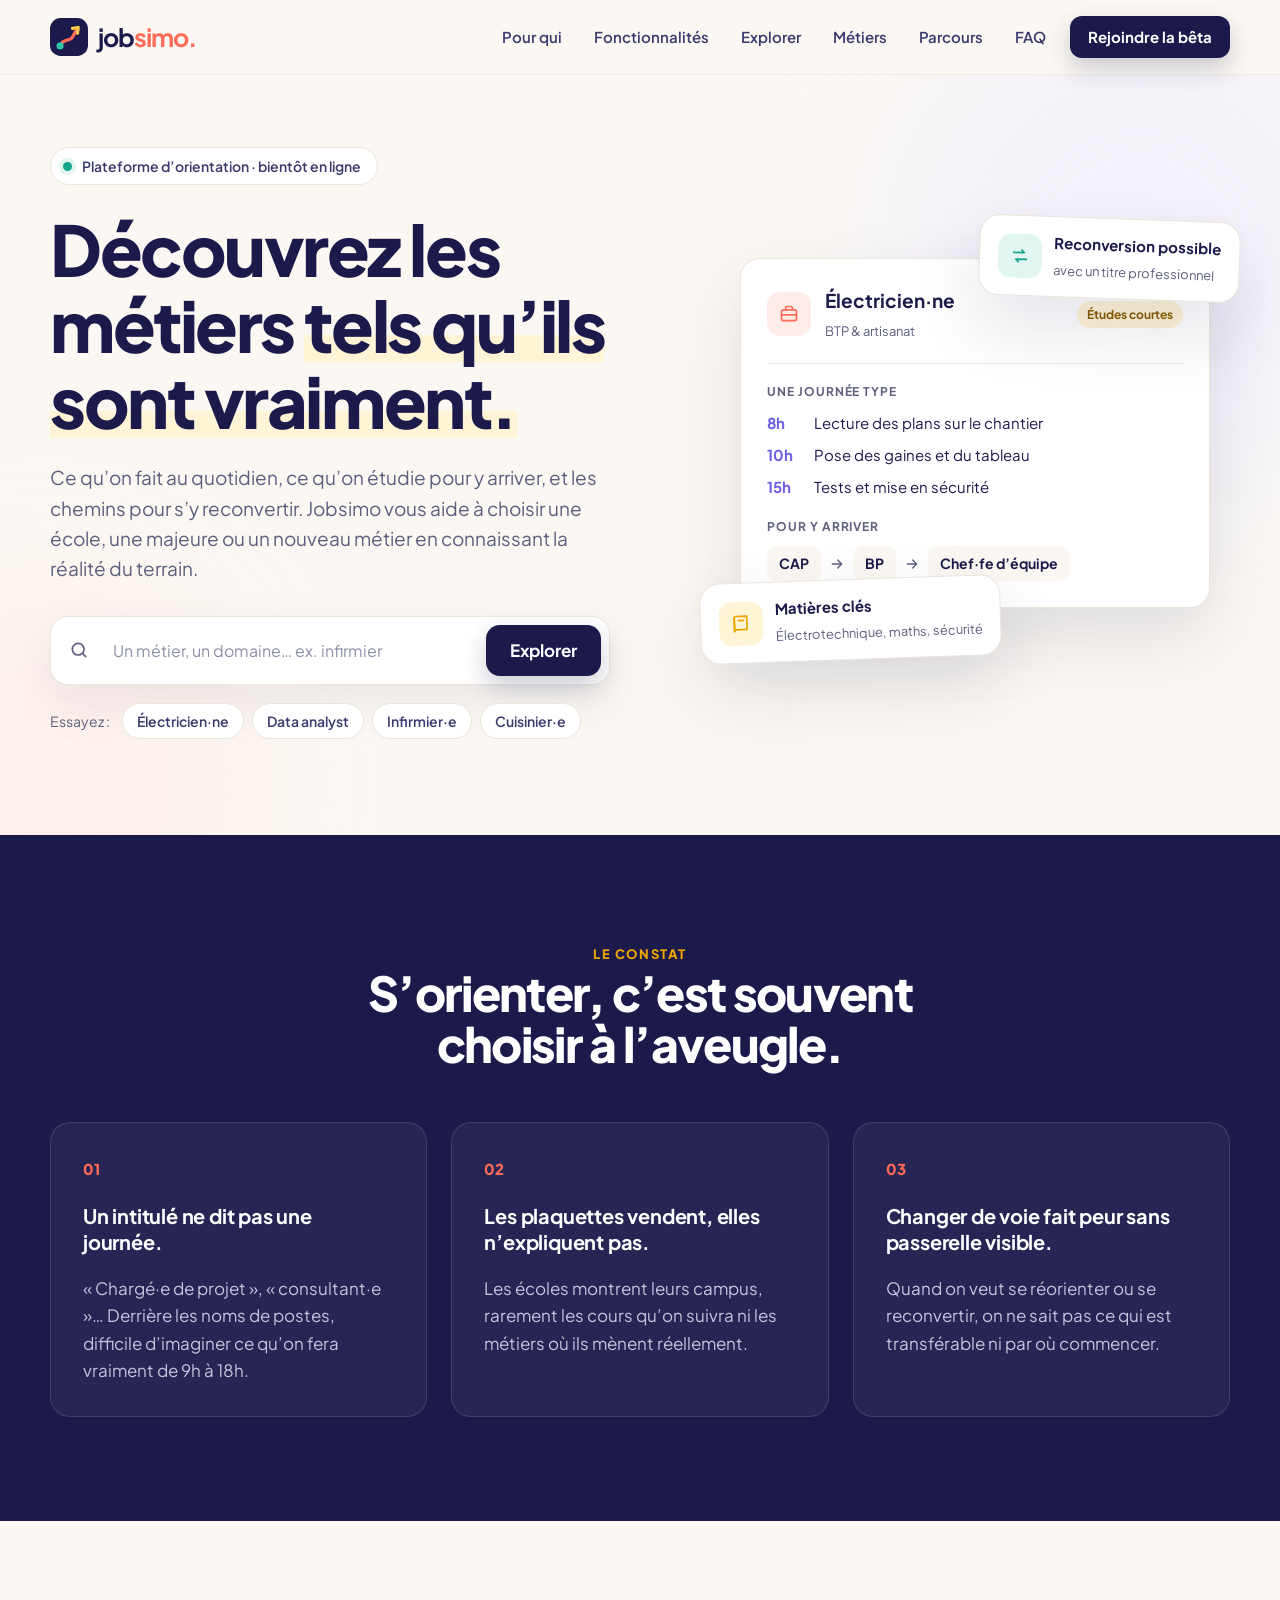
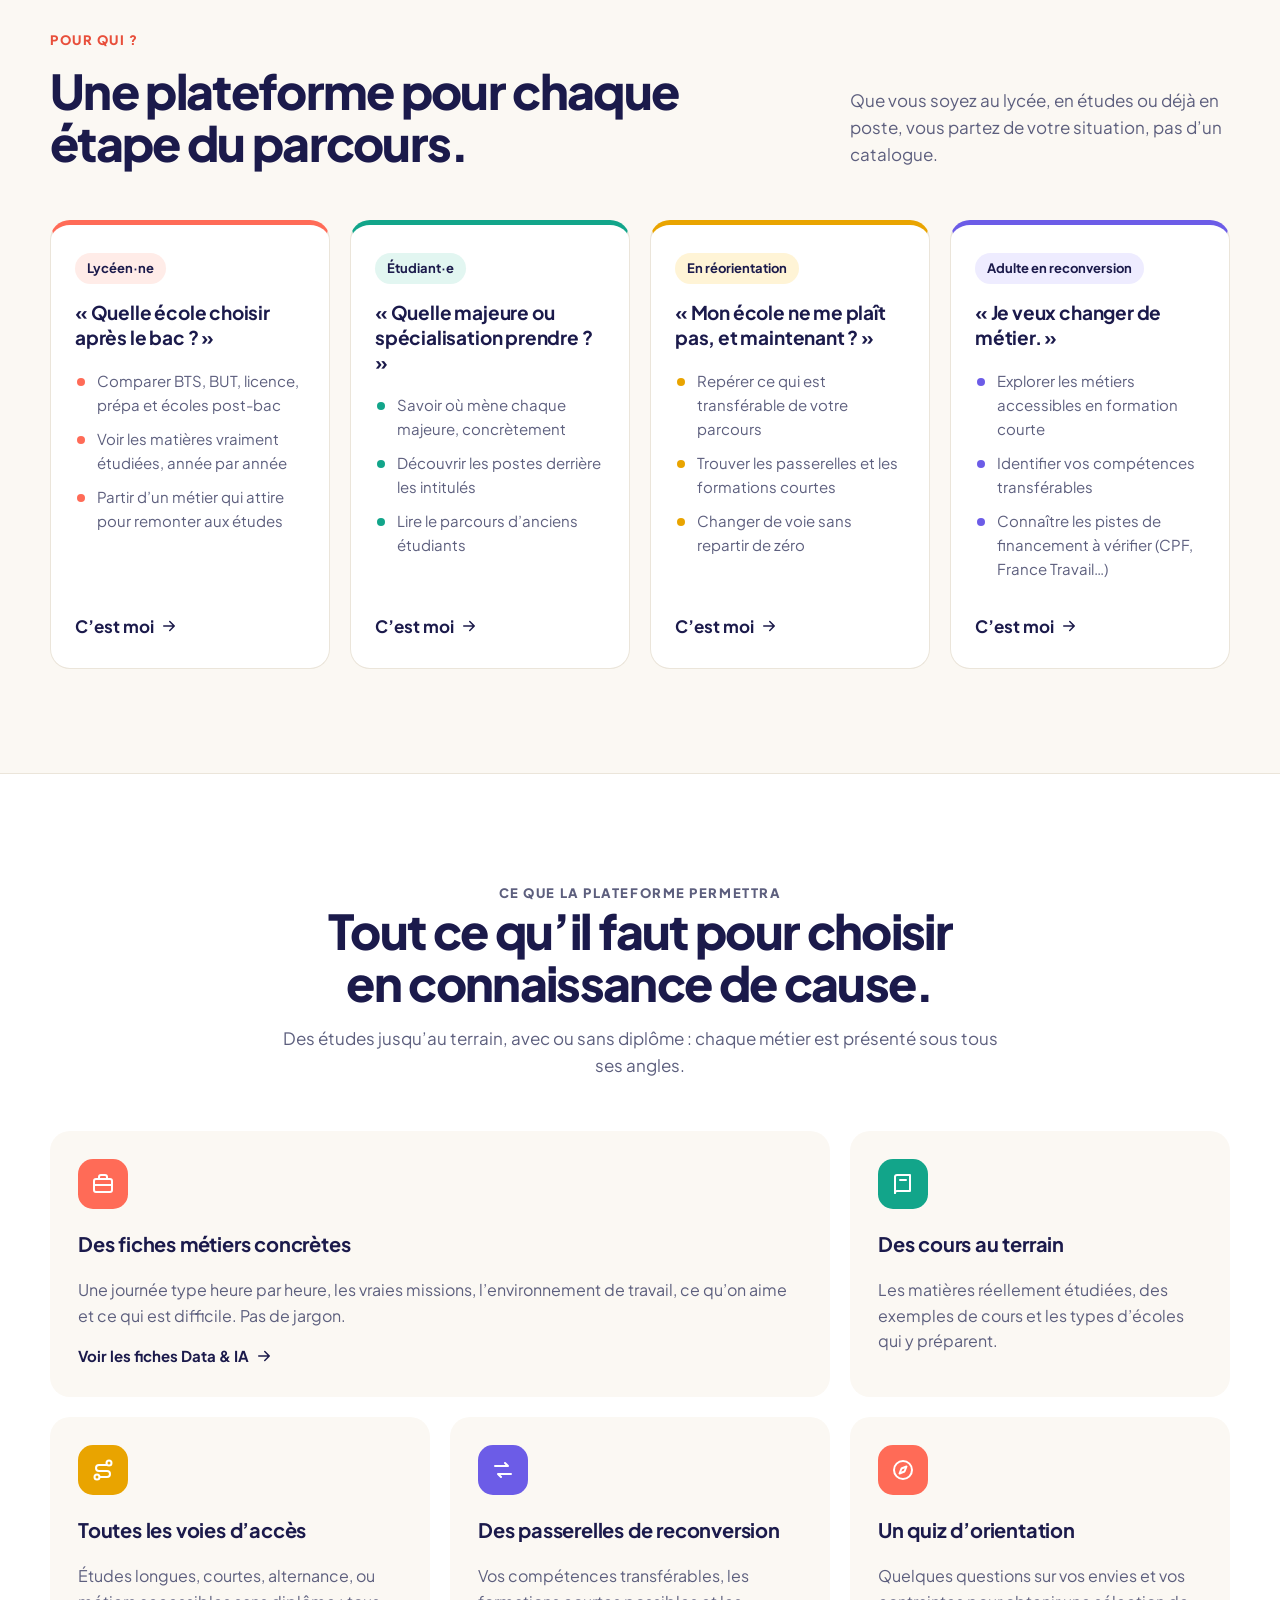
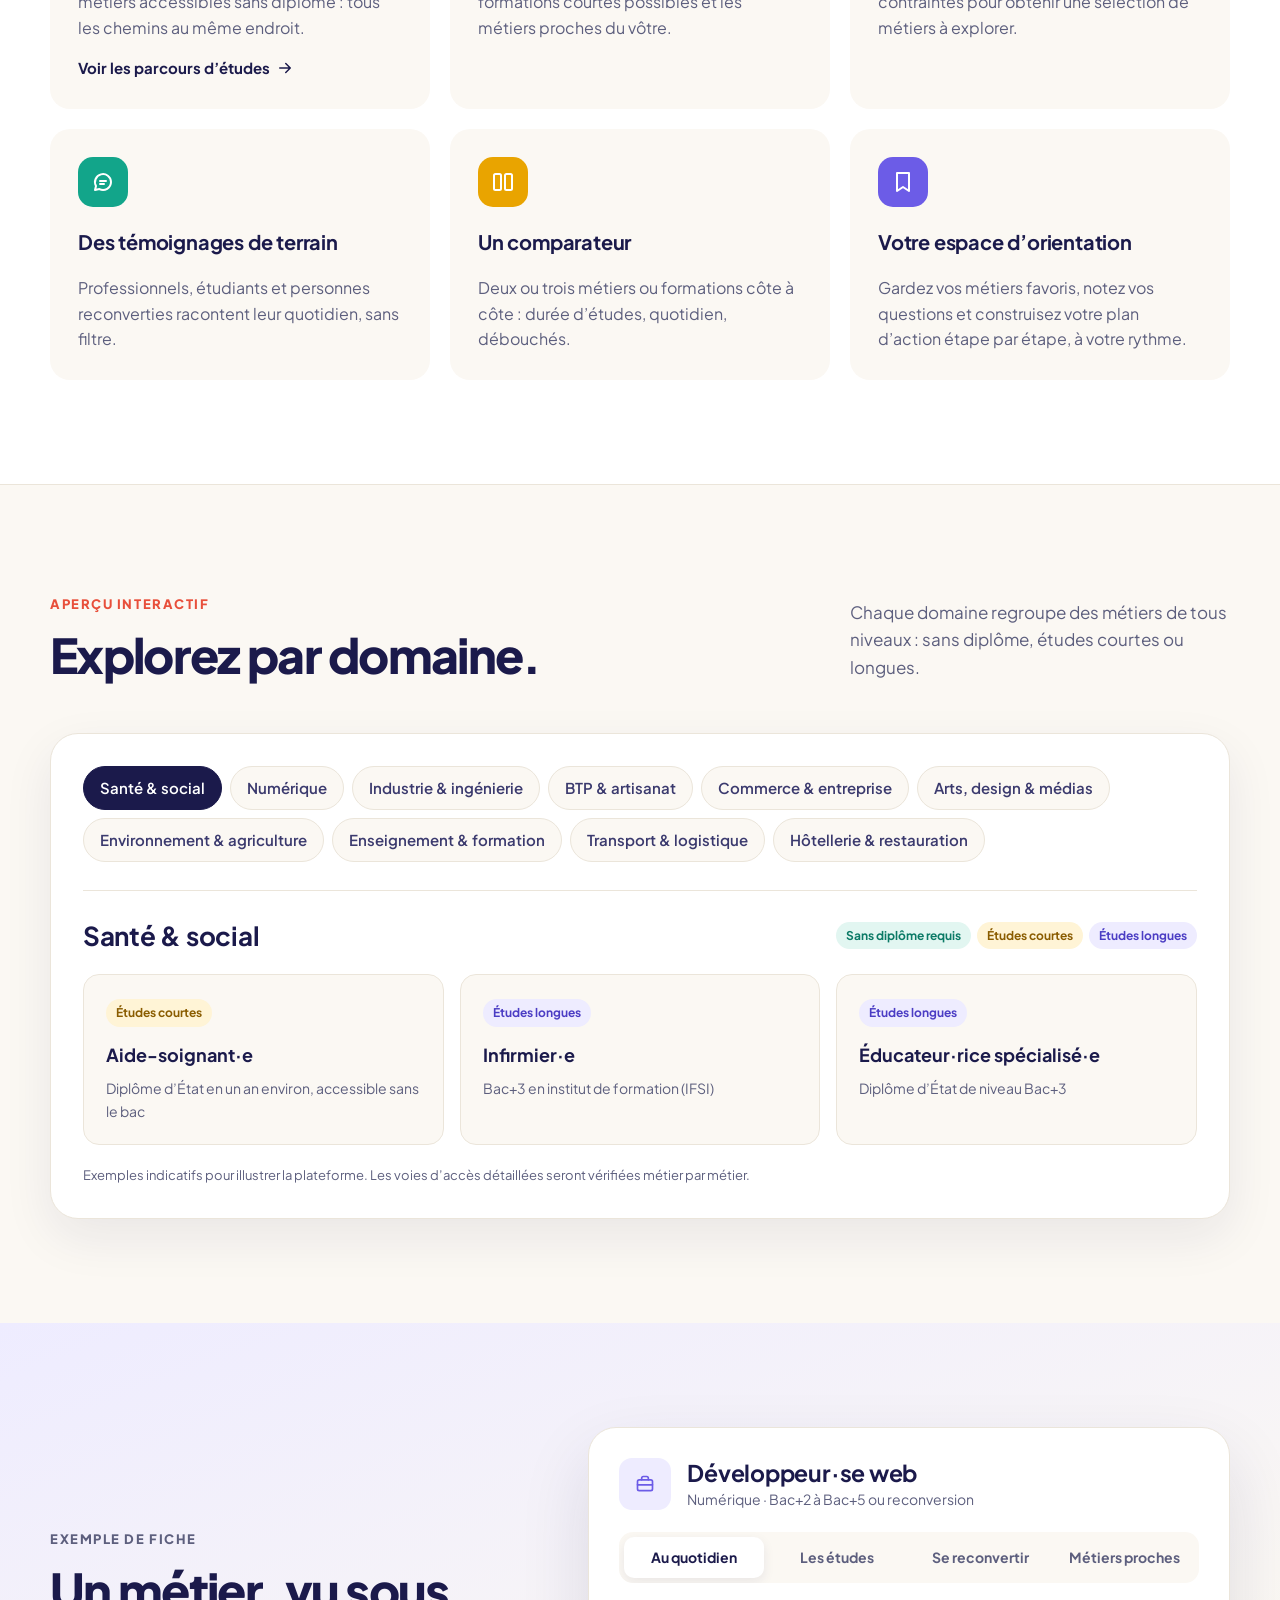
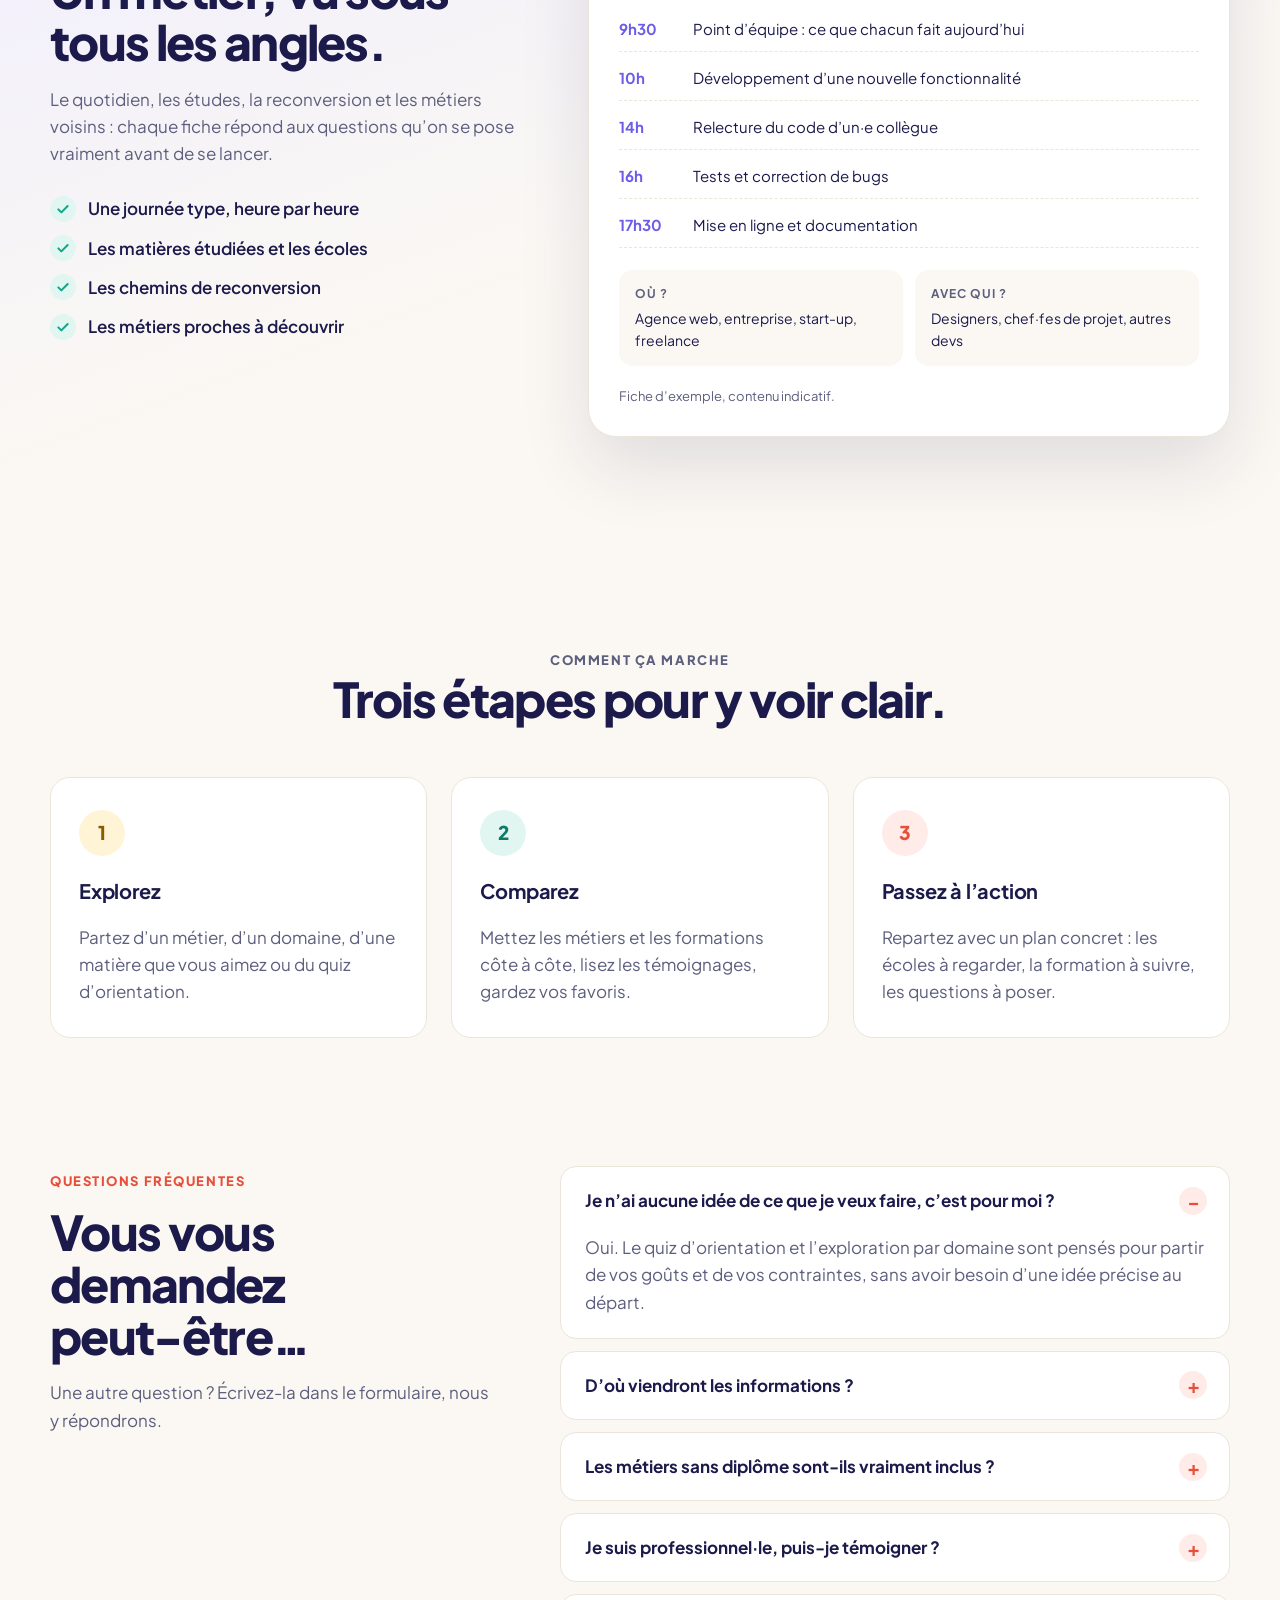
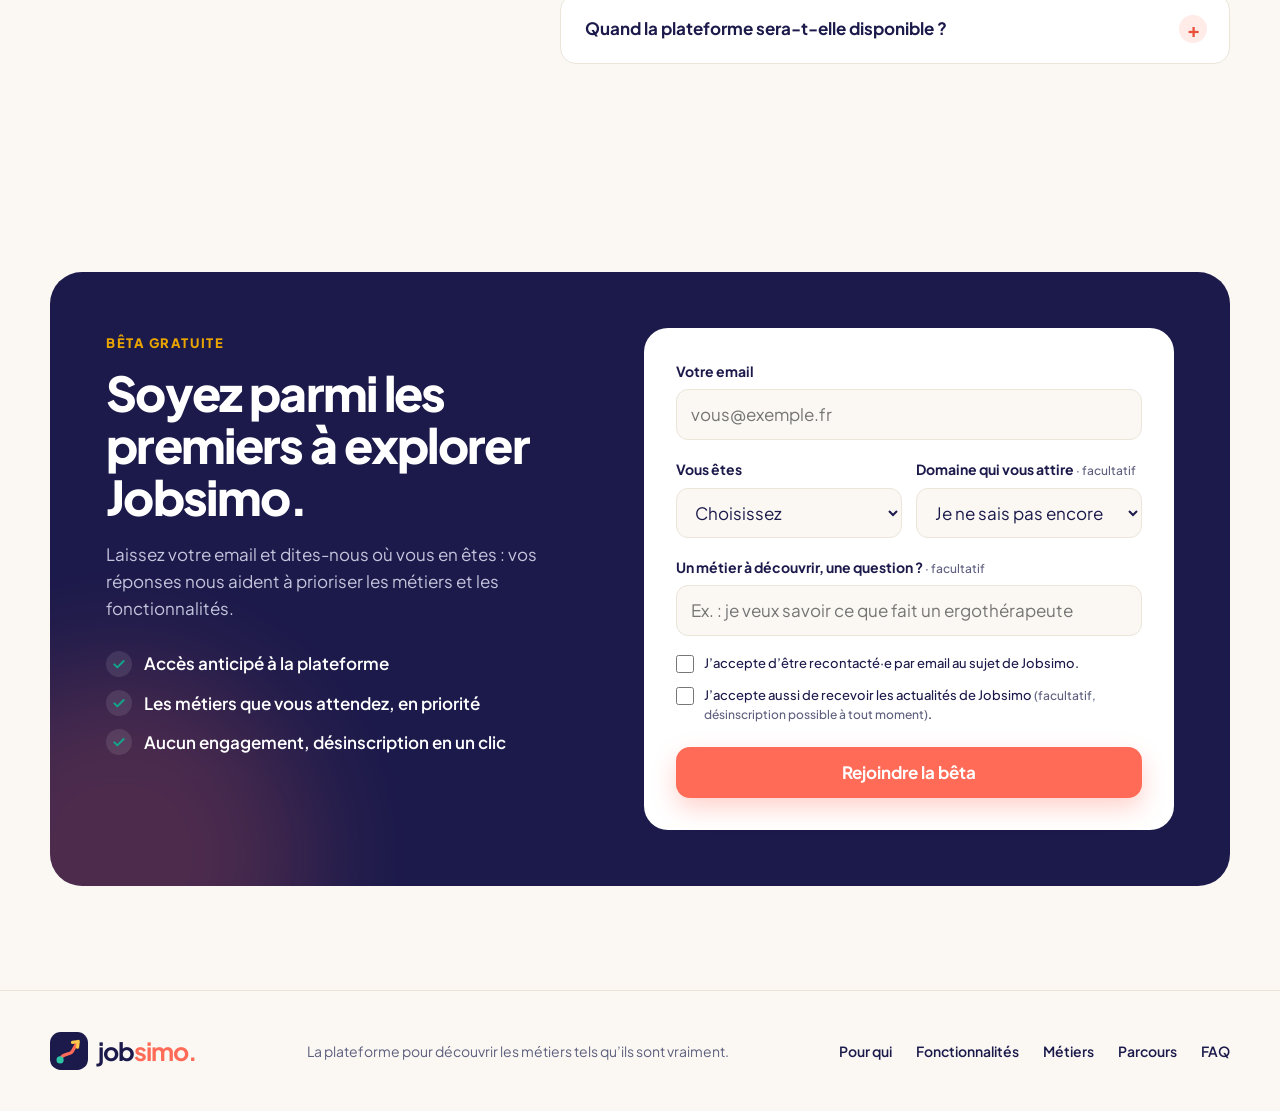
<file: index.html>
<!doctype html>
<html lang="fr">
<head>
  <meta charset="utf-8">
  <meta name="viewport" content="width=device-width, initial-scale=1">

  <!-- Le contenu vient de js/config.js. Seule exception : ces deux lignes, lues sans JavaScript
       par les aperçus de liens (LinkedIn, WhatsApp...), sont à mettre à jour ici si le nom change. -->
  <title>Jobsimo — Découvrez les métiers tels qu’ils sont vraiment</title>
  <meta name="description" content="Jobsimo : la plateforme pour découvrir les métiers réels, les études qui y mènent et les passerelles pour se reconvertir. Pour les lycéens, les étudiants et les adultes en reconversion.">

  <meta name="theme-color" content="#1b1a4b">
  <link rel="icon" type="image/svg+xml" href="assets/logo.svg">
  <link rel="preload" href="assets/fonts/plus-jakarta-sans.woff2" as="font" type="font/woff2" crossorigin>

  <link rel="stylesheet" href="css/variables.css">
  <link rel="stylesheet" href="css/base.css">
  <link rel="stylesheet" href="css/header.css">
  <link rel="stylesheet" href="css/hero.css">
  <link rel="stylesheet" href="css/constat.css">
  <link rel="stylesheet" href="css/profils.css">
  <link rel="stylesheet" href="css/fonctionnalites.css">
  <link rel="stylesheet" href="css/explorer.css">
  <link rel="stylesheet" href="css/fiche.css">
  <link rel="stylesheet" href="css/etapes.css">
  <link rel="stylesheet" href="css/faq.css">
  <link rel="stylesheet" href="css/inscription.css">
  <link rel="stylesheet" href="css/footer.css">
  <link rel="stylesheet" href="css/responsive.css">
</head>
<body>
  <!-- Icônes, réutilisées dans la page avec <use href="#i-..."> -->
  <svg width="0" height="0" style="position:absolute" aria-hidden="true">
    <symbol id="i-search" viewBox="0 0 24 24"><circle cx="11" cy="11" r="7"/><path d="m20 20-3.5-3.5"/></symbol>
    <symbol id="i-briefcase" viewBox="0 0 24 24"><rect x="3" y="7" width="18" height="13" rx="2"/><path d="M8 7V5a2 2 0 0 1 2-2h4a2 2 0 0 1 2 2v2M3 13h18"/></symbol>
    <symbol id="i-book" viewBox="0 0 24 24"><path d="M4 5a2 2 0 0 1 2-2h13v16H6a2 2 0 0 0-2 2z"/><path d="M4 21V5M9 8h6"/></symbol>
    <symbol id="i-route" viewBox="0 0 24 24"><circle cx="6" cy="19" r="2.5"/><circle cx="18" cy="5" r="2.5"/><path d="M8.5 19H16a3 3 0 0 0 0-6H8a3 3 0 0 1 0-6h7.5"/></symbol>
    <symbol id="i-switch" viewBox="0 0 24 24"><path d="M4 8h13l-3-3M20 16H7l3 3"/></symbol>
    <symbol id="i-compass" viewBox="0 0 24 24"><circle cx="12" cy="12" r="9"/><path d="m15.5 8.5-2 5-5 2 2-5z"/></symbol>
    <symbol id="i-chat" viewBox="0 0 24 24"><path d="M20 12a8 8 0 0 1-11.6 7.1L4 20l1-4A8 8 0 1 1 20 12z"/><path d="M9 11h6M9 14h4"/></symbol>
    <symbol id="i-columns" viewBox="0 0 24 24"><rect x="3" y="4" width="7" height="16" rx="1.5"/><rect x="14" y="4" width="7" height="16" rx="1.5"/></symbol>
    <symbol id="i-bookmark" viewBox="0 0 24 24"><path d="M6 3h12v18l-6-4-6 4z"/></symbol>
    <symbol id="i-arrow" viewBox="0 0 24 24"><path d="M5 12h14M13 6l6 6-6 6"/></symbol>
    <symbol id="i-check" viewBox="0 0 24 24"><path d="m5 12.5 4.5 4.5L19 7.5"/></symbol>
    <symbol id="i-clock" viewBox="0 0 24 24"><circle cx="12" cy="12" r="9"/><path d="M12 7v5l3 2"/></symbol>
  </svg>

  <header class="site-header">
    <nav class="wrap nav" aria-label="Navigation principale">
      <a href="#accueil" class="brand" data-logo data-aria-label="{name}, accueil"></a>
      <div class="nav-links">
        <a href="#pour-qui">Pour qui</a>
        <a href="#fonctionnalites">Fonctionnalités</a>
        <a href="#explorer">Explorer</a>
        <a href="metiers.html">Métiers</a>
        <a href="parcours.html">Parcours</a>
        <a href="#faq">FAQ</a>
      </div>
      <a href="#inscription" class="btn btn-primary btn-small">Rejoindre la bêta</a>
    </nav>
  </header>

  <main>
    <!-- Accueil -->
    <section id="accueil" class="hero">
      <div class="wrap hero-grid">
        <div class="hero-copy">
          <p class="pill"><span class="dot"></span>Plateforme d’orientation · bientôt en ligne</p>
          <h1>Découvrez les métiers <span class="highlight">tels qu’ils sont vraiment.</span></h1>
          <p class="intro">Ce qu’on fait au quotidien, ce qu’on étudie pour y arriver, et les chemins pour s’y reconvertir. <span data-text="name"></span> vous aide à choisir une école, une majeure ou un nouveau métier en connaissant la réalité du terrain.</p>

          <form class="search" id="hero-search" role="search">
            <svg class="icon" aria-hidden="true"><use href="#i-search"/></svg>
            <label class="sr-only" for="q">Rechercher un métier ou un domaine</label>
            <input id="q" name="q" type="search" placeholder="Un métier, un domaine… ex. infirmier" autocomplete="off">
            <button type="submit" class="btn btn-primary">Explorer</button>
          </form>
          <p class="search-status" id="search-status" role="status"></p>
          <div class="chips" aria-label="Recherches suggérées">
            <span class="chips-label">Essayez :</span>
            <button type="button" class="chip" data-search="Électricien">Électricien·ne</button>
            <button type="button" class="chip" data-search="Data analyst">Data analyst</button>
            <button type="button" class="chip" data-search="Infirmier">Infirmier·e</button>
            <button type="button" class="chip" data-search="Cuisinier">Cuisinier·e</button>
          </div>
        </div>

        <!-- Aperçu de l'interface (décoratif) -->
        <div class="hero-visual" aria-hidden="true">
          <div class="mock-card mock-main">
            <div class="mock-head">
              <span class="mock-icon"><svg class="icon"><use href="#i-briefcase"/></svg></span>
              <div>
                <strong>Électricien·ne</strong>
                <small>BTP & artisanat</small>
              </div>
              <span class="level level-short">Études courtes</span>
            </div>
            <div class="mock-section">
              <span class="mock-label">Une journée type</span>
              <ul class="mock-timeline">
                <li><b>8h</b> Lecture des plans sur le chantier</li>
                <li><b>10h</b> Pose des gaines et du tableau</li>
                <li><b>15h</b> Tests et mise en sécurité</li>
              </ul>
            </div>
            <div class="mock-section">
              <span class="mock-label">Pour y arriver</span>
              <div class="mock-path">
                <span>CAP</span><svg class="icon"><use href="#i-arrow"/></svg><span>BP</span><svg class="icon"><use href="#i-arrow"/></svg><span>Chef·fe d’équipe</span>
              </div>
            </div>
          </div>
          <div class="mock-float mock-float-1">
            <span class="mock-icon tone-2"><svg class="icon"><use href="#i-switch"/></svg></span>
            <div><strong>Reconversion possible</strong><small>avec un titre professionnel</small></div>
          </div>
          <div class="mock-float mock-float-2">
            <span class="mock-icon tone-3"><svg class="icon"><use href="#i-book"/></svg></span>
            <div><strong>Matières clés</strong><small>Électrotechnique, maths, sécurité</small></div>
          </div>
        </div>
      </div>
    </section>

    <!-- Le constat -->
    <section id="constat" class="constat">
      <div class="wrap">
        <div class="section-head centered">
          <p class="eyebrow">Le constat</p>
          <h2>S’orienter, c’est souvent choisir à l’aveugle.</h2>
        </div>
        <div class="constat-grid">
          <article>
            <span class="constat-num">01</span>
            <h3>Un intitulé ne dit pas une journée.</h3>
            <p>« Chargé·e de projet », « consultant·e »… Derrière les noms de postes, difficile d’imaginer ce qu’on fera vraiment de 9h à 18h.</p>
          </article>
          <article>
            <span class="constat-num">02</span>
            <h3>Les plaquettes vendent, elles n’expliquent pas.</h3>
            <p>Les écoles montrent leurs campus, rarement les cours qu’on suivra ni les métiers où ils mènent réellement.</p>
          </article>
          <article>
            <span class="constat-num">03</span>
            <h3>Changer de voie fait peur sans passerelle visible.</h3>
            <p>Quand on veut se réorienter ou se reconvertir, on ne sait pas ce qui est transférable ni par où commencer.</p>
          </article>
        </div>
      </div>
    </section>

    <!-- Pour qui : cartes créées depuis "profiles" dans js/config.js -->
    <section id="pour-qui" class="profils">
      <div class="wrap">
        <div class="section-head">
          <div>
            <p class="eyebrow">Pour qui ?</p>
            <h2>Une plateforme pour chaque étape du parcours.</h2>
          </div>
          <p>Que vous soyez au lycée, en études ou déjà en poste, vous partez de votre situation, pas d’un catalogue.</p>
        </div>
        <div class="profile-grid" id="profiles"></div>
        <template id="profile-template">
          <article class="profile-card">
            <span class="profile-tag"></span>
            <h3></h3>
            <ul></ul>
            <a href="#inscription" class="profile-link">C’est moi <svg class="icon" aria-hidden="true"><use href="#i-arrow"/></svg></a>
          </article>
        </template>
      </div>
    </section>

    <!-- Fonctionnalités -->
    <section id="fonctionnalites" class="features">
      <div class="wrap">
        <div class="section-head centered">
          <p class="eyebrow">Ce que la plateforme permettra</p>
          <h2>Tout ce qu’il faut pour choisir en connaissance de cause.</h2>
          <p>Des études jusqu’au terrain, avec ou sans diplôme : chaque métier est présenté sous tous ses angles.</p>
        </div>
        <div class="feature-grid">
          <a href="metiers.html" class="feature feature-wide feature-link tone-1">
            <span class="feature-icon"><svg class="icon"><use href="#i-briefcase"/></svg></span>
            <h3>Des fiches métiers concrètes</h3>
            <p>Une journée type heure par heure, les vraies missions, l’environnement de travail, ce qu’on aime et ce qui est difficile. Pas de jargon.</p>
            <span class="feature-more">Voir les fiches Data & IA <svg class="icon" aria-hidden="true"><use href="#i-arrow"/></svg></span>
          </a>
          <article class="feature tone-2">
            <span class="feature-icon"><svg class="icon"><use href="#i-book"/></svg></span>
            <h3>Des cours au terrain</h3>
            <p>Les matières réellement étudiées, des exemples de cours et les types d’écoles qui y préparent.</p>
          </article>
          <a href="parcours.html" class="feature feature-link tone-3">
            <span class="feature-icon"><svg class="icon"><use href="#i-route"/></svg></span>
            <h3>Toutes les voies d’accès</h3>
            <p>Études longues, courtes, alternance, ou métiers accessibles sans diplôme : tous les chemins au même endroit.</p>
            <span class="feature-more">Voir les parcours d’études <svg class="icon" aria-hidden="true"><use href="#i-arrow"/></svg></span>
          </a>
          <article class="feature tone-4">
            <span class="feature-icon"><svg class="icon"><use href="#i-switch"/></svg></span>
            <h3>Des passerelles de reconversion</h3>
            <p>Vos compétences transférables, les formations courtes possibles et les métiers proches du vôtre.</p>
          </article>
          <article class="feature tone-1">
            <span class="feature-icon"><svg class="icon"><use href="#i-compass"/></svg></span>
            <h3>Un quiz d’orientation</h3>
            <p>Quelques questions sur vos envies et vos contraintes pour obtenir une sélection de métiers à explorer.</p>
          </article>
          <article class="feature tone-2">
            <span class="feature-icon"><svg class="icon"><use href="#i-chat"/></svg></span>
            <h3>Des témoignages de terrain</h3>
            <p>Professionnels, étudiants et personnes reconverties racontent leur quotidien, sans filtre.</p>
          </article>
          <article class="feature tone-3">
            <span class="feature-icon"><svg class="icon"><use href="#i-columns"/></svg></span>
            <h3>Un comparateur</h3>
            <p>Deux ou trois métiers ou formations côte à côte : durée d’études, quotidien, débouchés.</p>
          </article>
          <article class="feature tone-4">
            <span class="feature-icon"><svg class="icon"><use href="#i-bookmark"/></svg></span>
            <h3>Votre espace d’orientation</h3>
            <p>Gardez vos métiers favoris, notez vos questions et construisez votre plan d’action étape par étape, à votre rythme.</p>
          </article>
        </div>
      </div>
    </section>

    <!-- Explorer par domaine : onglets et métiers créés depuis "domains" dans js/config.js -->
    <section id="explorer" class="explorer">
      <div class="wrap">
        <div class="section-head">
          <div>
            <p class="eyebrow">Aperçu interactif</p>
            <h2>Explorez par domaine.</h2>
          </div>
          <p>Chaque domaine regroupe des métiers de tous niveaux : sans diplôme, études courtes ou longues.</p>
        </div>
        <div class="explorer-panel">
          <div class="domain-tabs" id="domain-tabs" role="tablist" aria-label="Domaines"></div>
          <div class="domain-content">
            <div class="domain-content-head">
              <h3 id="domain-title"></h3>
              <div class="legend">
                <span class="level level-none">Sans diplôme requis</span>
                <span class="level level-short">Études courtes</span>
                <span class="level level-long">Études longues</span>
              </div>
            </div>
            <div class="job-grid" id="domain-jobs" role="tabpanel"></div>
            <p class="small-note">Exemples indicatifs pour illustrer la plateforme. Les voies d’accès détaillées seront vérifiées métier par métier.</p>
          </div>
        </div>
      </div>
    </section>

    <!-- Exemple de fiche métier -->
    <section id="fiche" class="fiche">
      <div class="wrap fiche-grid">
        <div class="fiche-copy">
          <p class="eyebrow">Exemple de fiche</p>
          <h2>Un métier, vu sous tous les angles.</h2>
          <p>Le quotidien, les études, la reconversion et les métiers voisins : chaque fiche répond aux questions qu’on se pose vraiment avant de se lancer.</p>
          <ul class="checklist">
            <li><svg class="icon" aria-hidden="true"><use href="#i-check"/></svg>Une journée type, heure par heure</li>
            <li><svg class="icon" aria-hidden="true"><use href="#i-check"/></svg>Les matières étudiées et les écoles</li>
            <li><svg class="icon" aria-hidden="true"><use href="#i-check"/></svg>Les chemins de reconversion</li>
            <li><svg class="icon" aria-hidden="true"><use href="#i-check"/></svg>Les métiers proches à découvrir</li>
          </ul>
        </div>

        <article class="sheet">
          <div class="sheet-head">
            <span class="mock-icon"><svg class="icon" aria-hidden="true"><use href="#i-briefcase"/></svg></span>
            <div>
              <h3>Développeur·se web</h3>
              <p>Numérique · Bac+2 à Bac+5 ou reconversion</p>
            </div>
          </div>
          <div class="sheet-tabs" role="tablist" aria-label="Sections de la fiche">
            <button type="button" role="tab" aria-selected="true" aria-controls="tab-quotidien">Au quotidien</button>
            <button type="button" role="tab" aria-selected="false" aria-controls="tab-etudes">Les études</button>
            <button type="button" role="tab" aria-selected="false" aria-controls="tab-reconversion">Se reconvertir</button>
            <button type="button" role="tab" aria-selected="false" aria-controls="tab-proches">Métiers proches</button>
          </div>

          <div class="sheet-panel" id="tab-quotidien" role="tabpanel">
            <ul class="timeline">
              <li><b>9h30</b><span>Point d’équipe : ce que chacun fait aujourd’hui</span></li>
              <li><b>10h</b><span>Développement d’une nouvelle fonctionnalité</span></li>
              <li><b>14h</b><span>Relecture du code d’un·e collègue</span></li>
              <li><b>16h</b><span>Tests et correction de bugs</span></li>
              <li><b>17h30</b><span>Mise en ligne et documentation</span></li>
            </ul>
            <div class="sheet-facts">
              <div><span>Où ?</span>Agence web, entreprise, start-up, freelance</div>
              <div><span>Avec qui ?</span>Designers, chef·fes de projet, autres devs</div>
            </div>
          </div>

          <div class="sheet-panel" id="tab-etudes" role="tabpanel" hidden>
            <p class="sheet-label">Écoles et formations</p>
            <ul class="tag-list">
              <li>BTS SIO · 2 ans</li><li>BUT Informatique · 3 ans</li><li>Licence et master informatique</li><li>École d’ingénieurs ou spécialisée</li>
            </ul>
            <p class="sheet-label">Matières étudiées</p>
            <ul class="tag-list soft">
              <li>Algorithmique</li><li>Bases de données (SQL)</li><li>HTML, CSS, JavaScript</li><li>Réseaux et systèmes</li><li>Gestion de projet</li><li>Anglais technique</li>
            </ul>
          </div>

          <div class="sheet-panel" id="tab-reconversion" role="tabpanel" hidden>
            <ul class="timeline">
              <li><b>1</b><span>Tester ses envies avec des cours gratuits en ligne</span></li>
              <li><b>2</b><span>Suivre une formation intensive de quelques mois, menant par exemple au titre professionnel « Développeur web et web mobile »</span></li>
              <li><b>3</b><span>Construire un portfolio de projets, puis un premier poste ou un stage</span></li>
            </ul>
            <div class="sheet-facts">
              <div><span>Financement</span>Pistes à vérifier selon votre situation : CPF, France Travail, employeur</div>
              <div><span>Atouts transférables</span>Rigueur, logique, sens du service</div>
            </div>
          </div>

          <div class="sheet-panel" id="tab-proches" role="tabpanel" hidden>
            <ul class="tag-list">
              <li>Intégrateur·rice web</li><li>Développeur·se mobile</li><li>Testeur·se QA</li><li>Product owner</li><li>Data analyst</li>
            </ul>
            <p class="sheet-text">Chaque fiche renvoie vers des métiers voisins pour élargir les pistes au lieu de les fermer.</p>
          </div>
          <p class="small-note">Fiche d’exemple, contenu indicatif.</p>
        </article>
      </div>
    </section>

    <!-- Comment ça marche -->
    <section id="comment" class="steps">
      <div class="wrap">
        <div class="section-head centered">
          <p class="eyebrow">Comment ça marche</p>
          <h2>Trois étapes pour y voir clair.</h2>
        </div>
        <ol class="step-list">
          <li>
            <span class="step-num">1</span>
            <h3>Explorez</h3>
            <p>Partez d’un métier, d’un domaine, d’une matière que vous aimez ou du quiz d’orientation.</p>
          </li>
          <li>
            <span class="step-num">2</span>
            <h3>Comparez</h3>
            <p>Mettez les métiers et les formations côte à côte, lisez les témoignages, gardez vos favoris.</p>
          </li>
          <li>
            <span class="step-num">3</span>
            <h3>Passez à l’action</h3>
            <p>Repartez avec un plan concret : les écoles à regarder, la formation à suivre, les questions à poser.</p>
          </li>
        </ol>
      </div>
    </section>

    <!-- FAQ -->
    <section id="faq" class="faq">
      <div class="wrap faq-grid">
        <div>
          <p class="eyebrow">Questions fréquentes</p>
          <h2>Vous vous demandez peut-être…</h2>
          <p class="muted">Une autre question ? Écrivez-la dans le formulaire, nous y répondrons.</p>
        </div>
        <div class="faq-list">
          <details open>
            <summary>Je n’ai aucune idée de ce que je veux faire, c’est pour moi ?</summary>
            <p>Oui. Le quiz d’orientation et l’exploration par domaine sont pensés pour partir de vos goûts et de vos contraintes, sans avoir besoin d’une idée précise au départ.</p>
          </details>
          <details>
            <summary>D’où viendront les informations ?</summary>
            <p>Nous prévoyons de croiser des sources officielles sur les métiers et les formations avec des témoignages de professionnels et d’étudiants, pour montrer à la fois les règles et la réalité.</p>
          </details>
          <details>
            <summary>Les métiers sans diplôme sont-ils vraiment inclus ?</summary>
            <p>Oui. Beaucoup de métiers s’apprennent sur le terrain, en apprentissage ou en formation courte. Ils ont toute leur place sur <span data-text="name"></span>.</p>
          </details>
          <details>
            <summary>Je suis professionnel·le, puis-je témoigner ?</summary>
            <p>Avec plaisir ! Indiquez-le dans le formulaire : nous recherchons des personnes de tous métiers pour raconter leur quotidien.</p>
          </details>
          <details>
            <summary>Quand la plateforme sera-t-elle disponible ?</summary>
            <p>Elle est en cours de construction. En vous inscrivant, vous serez prévenu·e dès l’ouverture et pourrez tester les premières fonctionnalités.</p>
          </details>
        </div>
      </div>
    </section>

    <!-- Inscription -->
    <section id="inscription" class="signup">
      <div class="wrap signup-card">
        <div class="signup-copy">
          <p class="eyebrow">Bêta gratuite</p>
          <h2>Soyez parmi les premiers à explorer <span data-text="name"></span>.</h2>
          <p>Laissez votre email et dites-nous où vous en êtes : vos réponses nous aident à prioriser les métiers et les fonctionnalités.</p>
          <ul class="checklist light">
            <li><svg class="icon" aria-hidden="true"><use href="#i-check"/></svg>Accès anticipé à la plateforme</li>
            <li><svg class="icon" aria-hidden="true"><use href="#i-check"/></svg>Les métiers que vous attendez, en priorité</li>
            <li><svg class="icon" aria-hidden="true"><use href="#i-check"/></svg>Aucun engagement, désinscription en un clic</li>
          </ul>
        </div>

        <form class="signup-form" id="signup-form">
          <div class="field">
            <label for="email">Votre email</label>
            <input id="email" name="email" type="email" autocomplete="email" maxlength="254" placeholder="vous@exemple.fr" required>
          </div>
          <div class="field-row">
            <div class="field">
              <label for="profile">Vous êtes</label>
              <select id="profile" name="profile" data-options="profiles" required>
                <option value="">Choisissez</option>
              </select>
            </div>
            <div class="field">
              <label for="domain">Domaine qui vous attire <span class="optional">· facultatif</span></label>
              <select id="domain" name="domain" data-options="domains">
                <option value="">Je ne sais pas encore</option>
              </select>
            </div>
          </div>
          <div class="field">
            <label for="message">Un métier à découvrir, une question ? <span class="optional">· facultatif</span></label>
            <input id="message" name="message" maxlength="300" placeholder="Ex. : je veux savoir ce que fait un ergothérapeute">
          </div>
          <div class="honeypot" aria-hidden="true">
            <label for="website">Site web</label>
            <input id="website" name="website" tabindex="-1" autocomplete="off">
          </div>
          <label class="consent">
            <input type="checkbox" name="consent" required>
            <span>J’accepte d’être recontacté·e par email au sujet de <span data-text="name"></span>.</span>
          </label>
          <label class="consent">
            <input type="checkbox" name="marketing">
            <span>J’accepte aussi de recevoir les actualités de <span data-text="name"></span> <span class="optional">(facultatif, désinscription possible à tout moment)</span>.</span>
          </label>
          <button type="submit" class="btn btn-accent btn-block">Rejoindre la bêta</button>
          <div id="status" class="status" role="status" aria-live="polite"></div>
        </form>
      </div>
    </section>
  </main>

  <footer class="site-footer">
    <div class="wrap footer-inner">
      <a href="#accueil" class="brand" data-logo></a>
      <p>La plateforme pour découvrir les métiers tels qu’ils sont vraiment.</p>
      <nav class="footer-links" aria-label="Liens du pied de page">
        <a href="#pour-qui">Pour qui</a>
        <a href="#fonctionnalites">Fonctionnalités</a>
        <a href="metiers.html">Métiers</a>
        <a href="parcours.html">Parcours</a>
        <a href="#faq">FAQ</a>
      </nav>
    </div>
  </footer>

  <script src="js/config.js"></script>
  <script src="js/render.js"></script>
  <script src="js/explorer.js"></script>
  <script src="js/form.js"></script>
</body>
</html>
</file>
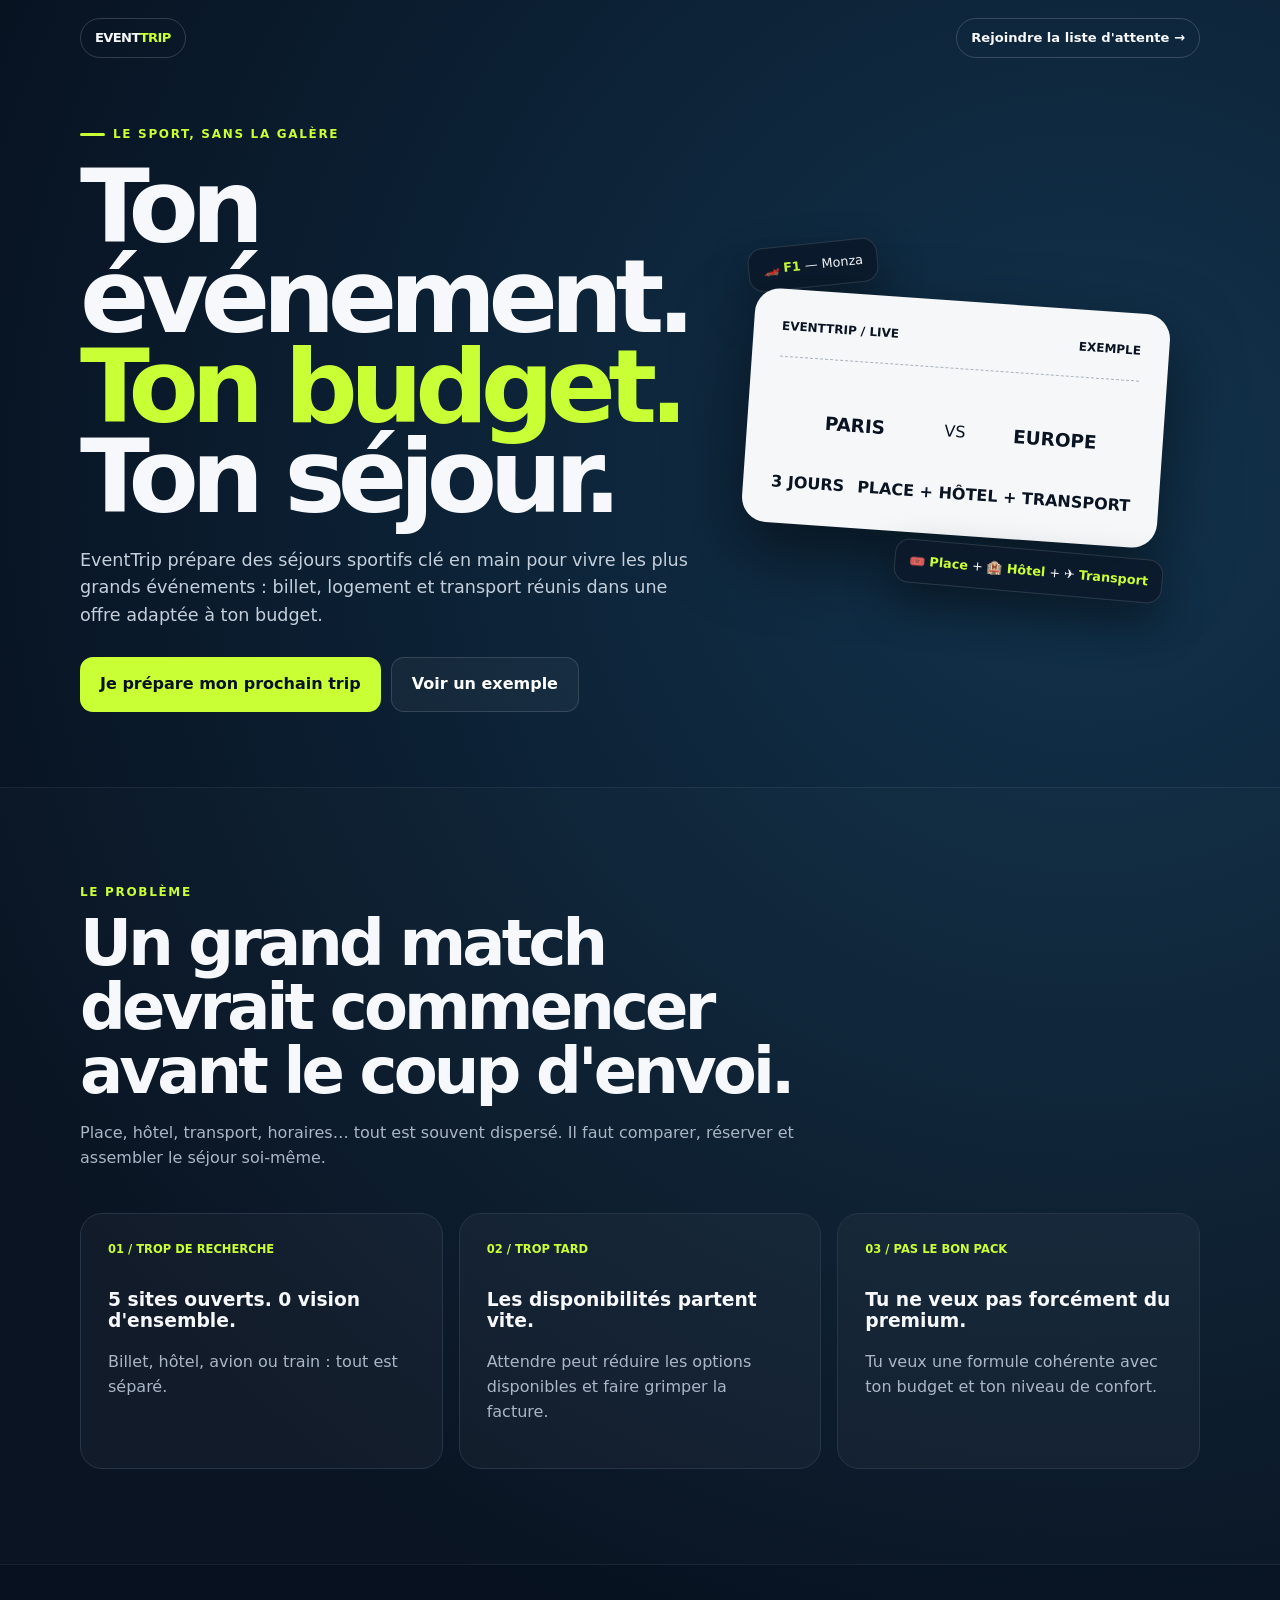
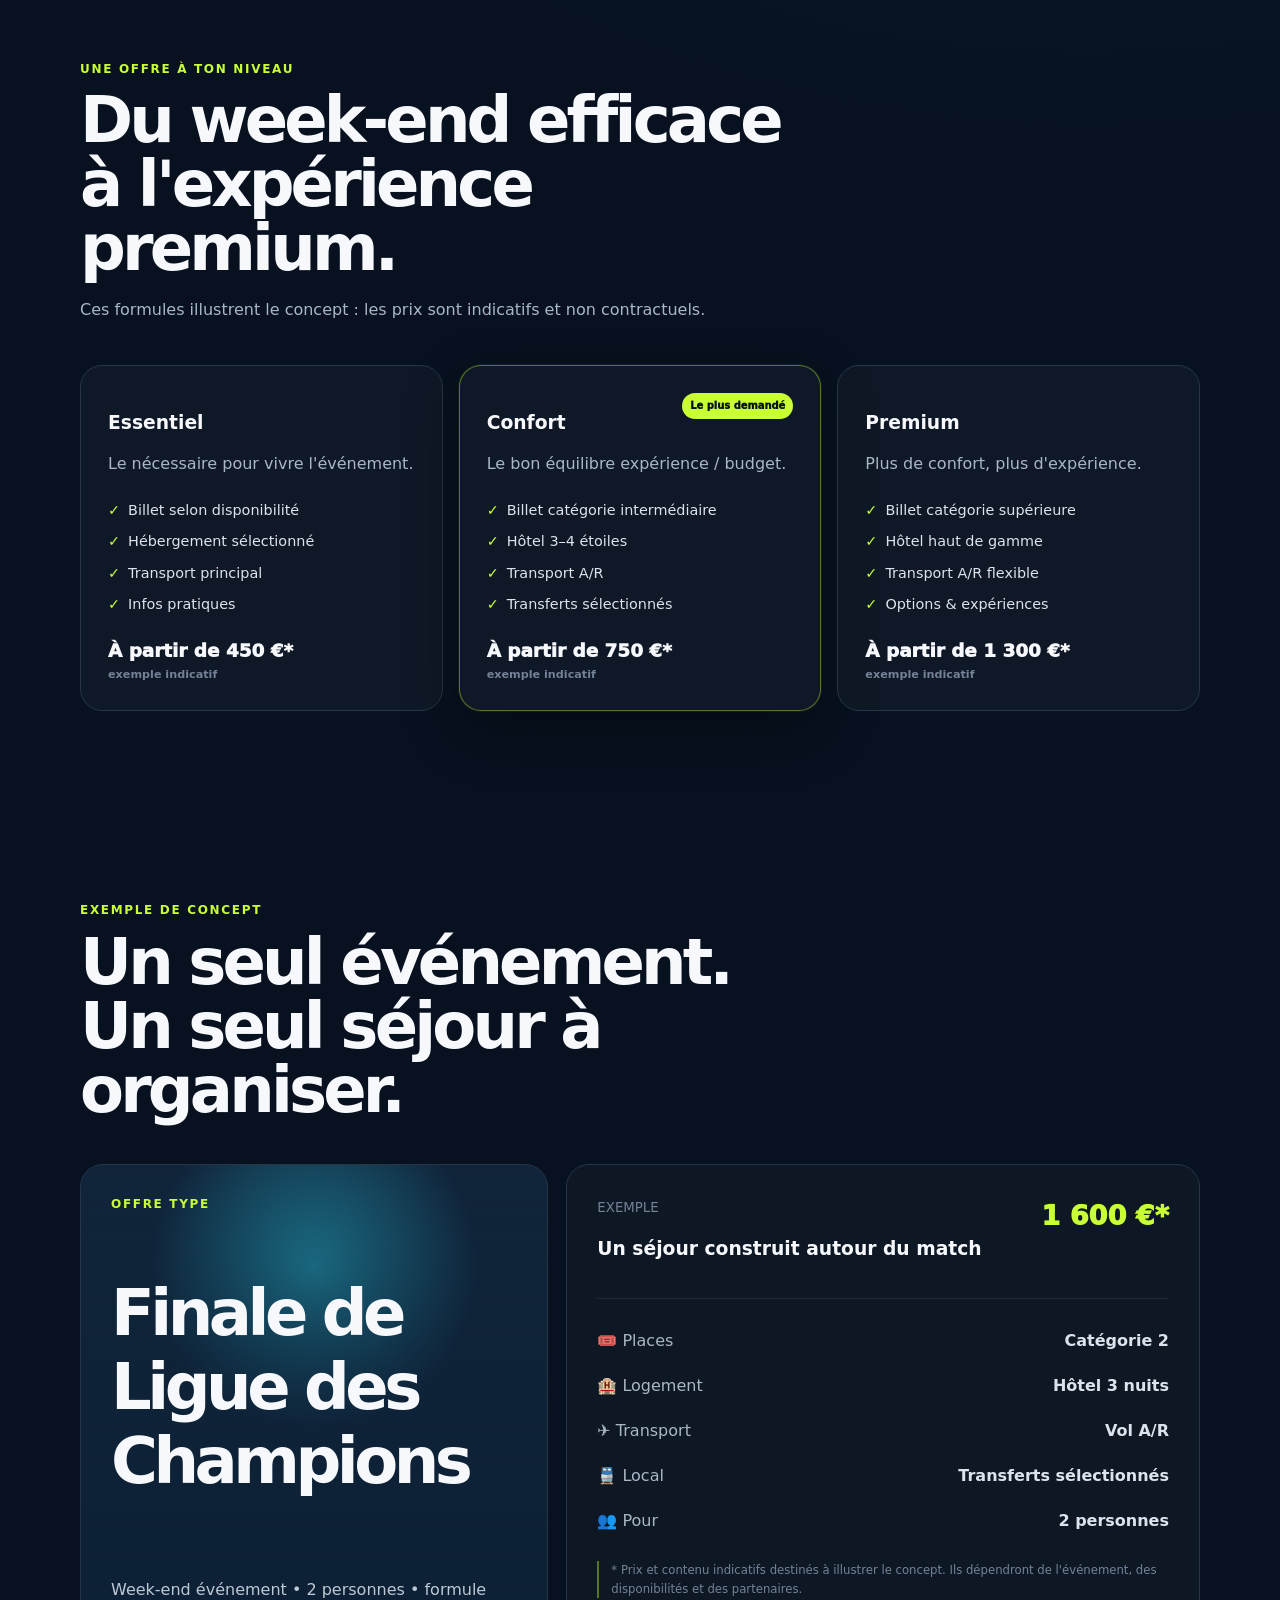
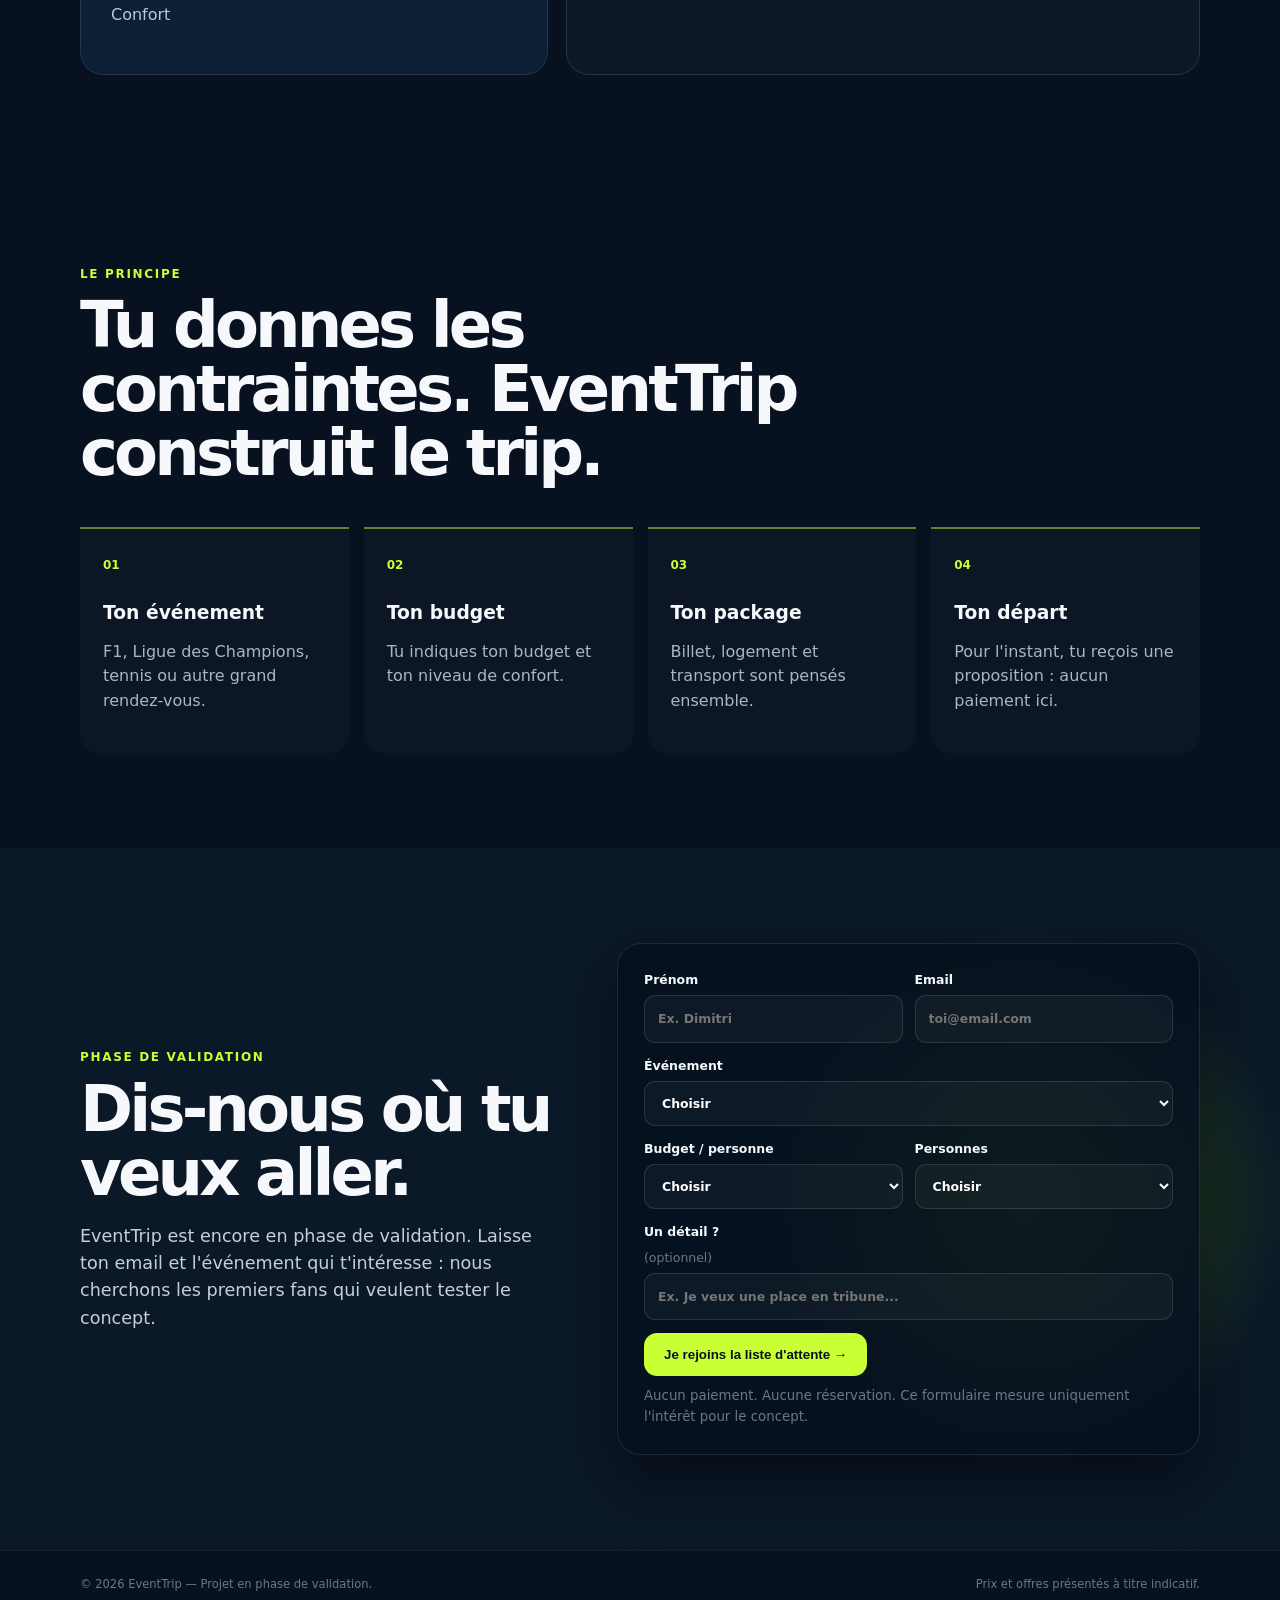
<file: eventtrip-landing-page(1).html>
<!doctype html>
<html lang="fr">
<head>
<meta charset="utf-8">
<meta name="viewport" content="width=device-width,initial-scale=1">
<meta name="description" content="EventTrip — séjours sportifs clé en main.">
<title>EventTrip — Ton événement. Ton budget. Ton séjour.</title>
<style>
:root{--bg:#07111f;--card:#101d2d;--text:#f6f8fb;--muted:#aab6c6;--lime:#c8ff35;--cyan:#55d8ff;--line:#263548;--max:1120px}
*{box-sizing:border-box}html{scroll-behavior:smooth}body{margin:0;background:radial-gradient(circle at 85% 10%,#12334d 0,transparent 28%),var(--bg);color:var(--text);font-family:Inter,system-ui,-apple-system,Segoe UI,sans-serif;line-height:1.55}a{text-decoration:none;color:inherit}.wrap{width:min(var(--max),calc(100% - 32px));margin:auto}
header{position:absolute;top:0;width:100%;z-index:5}.nav{height:76px;display:flex;align-items:center;justify-content:space-between}.logo{font-weight:950;font-size:1.35rem;letter-spacing:-.05em}.logo b{color:var(--lime)}.nav a{border:1px solid #ffffff2b;padding:9px 14px;border-radius:999px;font-size:.82rem;font-weight:800}
.hero{min-height:720px;padding:125px 0 75px;display:grid;align-items:center}.hero-grid{display:grid;grid-template-columns:1.08fr .92fr;gap:60px;align-items:center}.eyebrow,.kicker{color:var(--lime);text-transform:uppercase;letter-spacing:.14em;font-size:.75rem;font-weight:900}.eyebrow{margin-bottom:18px}.eyebrow:before{content:"";display:inline-block;width:25px;height:3px;background:var(--lime);vertical-align:middle;margin-right:8px;border-radius:9px}
h1{font-size:clamp(3.5rem,8vw,6.7rem);line-height:.88;letter-spacing:-.075em;margin:0 0 25px}h1 em{font-style:normal;color:var(--lime)}h2{font-size:clamp(2.2rem,5vw,4rem);line-height:1;letter-spacing:-.06em;margin:10px 0 18px}h3{line-height:1.15}.lead{font-size:1.1rem;color:#c4cfdb;max-width:650px}.actions{display:flex;gap:10px;flex-wrap:wrap;margin-top:28px}.btn{display:inline-flex;align-items:center;justify-content:center;border:0;border-radius:13px;padding:14px 20px;font-weight:900;cursor:pointer}.primary{background:var(--lime);color:#07111f}.secondary{background:#ffffff0b;border:1px solid #ffffff22;color:white}
.visual{position:relative;min-height:390px;display:grid;place-items:center}.ticket{width:min(450px,100%);padding:28px;border-radius:25px;background:#f5f7f9;color:#091321;transform:rotate(4deg);box-shadow:0 30px 70px #0008}.ticket-head{display:flex;justify-content:space-between;border-bottom:1px dashed #aab2bb;padding-bottom:20px;font-weight:900;font-size:.75rem}.match{display:grid;grid-template-columns:1fr auto 1fr;text-align:center;align-items:center;gap:10px;margin:50px 0 35px}.match strong{font-size:1.15rem}.ticket-bottom{display:flex;justify-content:space-between;font-weight:900}.float{position:absolute;background:#0c1a2bde;border:1px solid #ffffff20;border-radius:15px;padding:11px 14px;box-shadow:0 20px 45px #0006;font-size:.8rem}.float strong{color:var(--lime)}.f1{top:20px;left:0;transform:rotate(-6deg)}.f2{right:0;bottom:20px;transform:rotate(5deg)}
section{padding:95px 0}.bordered{border-top:1px solid #ffffff10;border-bottom:1px solid #ffffff10;background:#ffffff03}.section-head{max-width:750px;margin-bottom:42px}.section-head p{color:var(--muted)}.grid3{display:grid;grid-template-columns:repeat(3,1fr);gap:16px}.card{background:#ffffff08;border:1px solid var(--line);border-radius:22px;padding:27px}.num{color:var(--lime);font-weight:900;font-size:.72rem;margin-bottom:30px}.card p,.step p{color:var(--muted)}
.package.featured{border-color:#c8ff3566;box-shadow:0 0 0 1px #c8ff3510,0 20px 55px #0005}.badge{font-size:.62rem;background:var(--lime);color:#07111f;border-radius:999px;padding:5px 8px;font-weight:950;float:right}.package ul{padding:0;margin:22px 0;list-style:none}.package li{margin:9px 0;color:#dbe3ec;font-size:.9rem}.package li:before{content:"✓";color:var(--lime);font-weight:900;margin-right:8px}.price{font-size:1.15rem;font-weight:950}.price small{display:block;color:#748297;font-weight:600;font-size:.7rem}
.example{display:grid;grid-template-columns:.85fr 1.15fr;gap:18px}.event,.offer{border:1px solid var(--line);border-radius:23px;padding:30px}.event{min-height:390px;display:flex;flex-direction:column;justify-content:space-between;background:linear-gradient(#0c203500,#0c2035),radial-gradient(circle at 50% 20%,#1c7890,transparent 35%),#10243a}.event h3{font-size:clamp(2.5rem,5vw,4.5rem);letter-spacing:-.07em;max-width:450px}.event p{color:#bdc8d5}.offer{background:#ffffff07}.offer-top{display:flex;justify-content:space-between;gap:20px;border-bottom:1px solid #ffffff12;padding-bottom:20px;margin-bottom:20px}.offer-price{font-size:1.7rem;font-weight:950;color:var(--lime);white-space:nowrap}.line{display:flex;justify-content:space-between;padding:10px 0;color:#dbe3ec}.line span{color:var(--muted)}.note{font-size:.73rem;color:#748297;border-left:2px solid #c8ff3566;padding-left:12px;margin-top:18px}
.steps{display:grid;grid-template-columns:repeat(4,1fr);gap:15px}.step{border-top:2px solid #c8ff3577;background:#ffffff06;padding:23px;border-radius:0 0 18px 18px}.step strong{color:var(--lime);font-size:.75rem}.step h3{margin:25px 0 7px}
.join{background:radial-gradient(circle at 80% 50%,#365c1b 0,transparent 25%),#0b1828}.join-grid{display:grid;grid-template-columns:.9fr 1.1fr;gap:60px;align-items:center}.form{background:#06111fd9;border:1px solid #ffffff18;border-radius:24px;padding:26px;box-shadow:0 25px 65px #0007}.formgrid{display:grid;grid-template-columns:1fr 1fr;gap:12px}label{display:grid;gap:6px;font-size:.78rem;font-weight:800;margin-bottom:13px}input,select{width:100%;padding:13px;border-radius:11px;border:1px solid #ffffff1d;background:#ffffff09;color:white;font:inherit;outline:0}select option{background:#0b1828}input:focus,select:focus{border-color:#c8ff3588}.form small{display:block;color:#68788c;margin-top:10px}.success{display:none;margin-top:14px;background:#c8ff3514;border:1px solid #c8ff3540;color:#dfff9a;padding:12px;border-radius:11px;font-size:.84rem;font-weight:750}.success.show{display:block}
footer{border-top:1px solid #ffffff0d;padding:25px 0;color:#68778b;font-size:.72rem}.footer{display:flex;justify-content:space-between;gap:15px}
@media(max-width:850px){.hero-grid,.example,.join-grid{grid-template-columns:1fr}.grid3{grid-template-columns:1fr}.steps{grid-template-columns:1fr 1fr}.hero{min-height:auto}.visual{min-height:340px}}
@media(max-width:560px){.wrap{width:calc(100% - 22px)}section{padding:70px 0}.hero{padding-top:105px}.steps,.formgrid{grid-template-columns:1fr}.ticket{transform:rotate(2deg) scale(.9)}.float{font-size:.68rem}.f1{left:-3px}.f2{right:-3px}.offer-top,.line{display:block}.offer-price{margin-top:10px}.line strong{display:block}.footer{display:grid}}
</style>
</head>
<body>
<header><div class="wrap nav"><a class="logo" href="#">EVENT<b>TRIP</b></a><a href="#waitlist">Rejoindre la liste d'attente →</a></div></header>

<main>
<section class="hero"><div class="wrap hero-grid">
<div><div class="eyebrow">Le sport, sans la galère</div>
<h1>Ton événement.<br><em>Ton budget.</em><br>Ton séjour.</h1>
<p class="lead">EventTrip prépare des séjours sportifs clé en main pour vivre les plus grands événements : billet, logement et transport réunis dans une offre adaptée à ton budget.</p>
<div class="actions"><a class="btn primary" href="#waitlist">Je prépare mon prochain trip</a><a class="btn secondary" href="#example">Voir un exemple</a></div></div>
<div class="visual" aria-hidden="true"><div class="float f1">🏎️ <strong>F1</strong> — Monza</div><div class="ticket"><div class="ticket-head"><span>EVENTTRIP / LIVE</span><span>EXEMPLE</span></div><div class="match"><strong>PARIS</strong><span>VS</span><strong>EUROPE</strong></div><div class="ticket-bottom"><span>3 JOURS</span><span>PLACE + HÔTEL + TRANSPORT</span></div></div><div class="float f2">🎟️ <strong>Place</strong> + 🏨 <strong>Hôtel</strong> + ✈️ <strong>Transport</strong></div></div>
</div></section>

<section class="bordered"><div class="wrap"><div class="section-head"><div class="kicker">Le problème</div><h2>Un grand match devrait commencer avant le coup d'envoi.</h2><p>Place, hôtel, transport, horaires… tout est souvent dispersé. Il faut comparer, réserver et assembler le séjour soi-même.</p></div><div class="grid3">
<article class="card"><div class="num">01 / TROP DE RECHERCHE</div><h3>5 sites ouverts. 0 vision d'ensemble.</h3><p>Billet, hôtel, avion ou train : tout est séparé.</p></article>
<article class="card"><div class="num">02 / TROP TARD</div><h3>Les disponibilités partent vite.</h3><p>Attendre peut réduire les options disponibles et faire grimper la facture.</p></article>
<article class="card"><div class="num">03 / PAS LE BON PACK</div><h3>Tu ne veux pas forcément du premium.</h3><p>Tu veux une formule cohérente avec ton budget et ton niveau de confort.</p></article>
</div></div></section>

<section><div class="wrap"><div class="section-head"><div class="kicker">Une offre à ton niveau</div><h2>Du week-end efficace à l'expérience premium.</h2><p>Ces formules illustrent le concept : les prix sont indicatifs et non contractuels.</p></div><div class="grid3">
<article class="card package"><h3>Essentiel</h3><p>Le nécessaire pour vivre l'événement.</p><ul><li>Billet selon disponibilité</li><li>Hébergement sélectionné</li><li>Transport principal</li><li>Infos pratiques</li></ul><div class="price">À partir de 450 €*<small>exemple indicatif</small></div></article>
<article class="card package featured"><span class="badge">Le plus demandé</span><h3>Confort</h3><p>Le bon équilibre expérience / budget.</p><ul><li>Billet catégorie intermédiaire</li><li>Hôtel 3–4 étoiles</li><li>Transport A/R</li><li>Transferts sélectionnés</li></ul><div class="price">À partir de 750 €*<small>exemple indicatif</small></div></article>
<article class="card package"><h3>Premium</h3><p>Plus de confort, plus d'expérience.</p><ul><li>Billet catégorie supérieure</li><li>Hôtel haut de gamme</li><li>Transport A/R flexible</li><li>Options & expériences</li></ul><div class="price">À partir de 1 300 €*<small>exemple indicatif</small></div></article>
</div></div></section>

<section id="example"><div class="wrap"><div class="section-head"><div class="kicker">Exemple de concept</div><h2>Un seul événement. Un seul séjour à organiser.</h2></div><div class="example">
<article class="event"><div class="kicker">Offre type</div><h3>Finale de Ligue des Champions</h3><p>Week-end événement • 2 personnes • formule Confort</p></article>
<article class="offer"><div class="offer-top"><div><small style="color:#748297">EXEMPLE</small><h3>Un séjour construit autour du match</h3></div><div class="offer-price">1 600 €*</div></div><div class="line"><span>🎟️ Places</span><strong>Catégorie 2</strong></div><div class="line"><span>🏨 Logement</span><strong>Hôtel 3 nuits</strong></div><div class="line"><span>✈️ Transport</span><strong>Vol A/R</strong></div><div class="line"><span>🚆 Local</span><strong>Transferts sélectionnés</strong></div><div class="line"><span>👥 Pour</span><strong>2 personnes</strong></div><p class="note">* Prix et contenu indicatifs destinés à illustrer le concept. Ils dépendront de l'événement, des disponibilités et des partenaires.</p></article>
</div></div></section>

<section><div class="wrap"><div class="section-head"><div class="kicker">Le principe</div><h2>Tu donnes les contraintes. EventTrip construit le trip.</h2></div><div class="steps">
<div class="step"><strong>01</strong><h3>Ton événement</h3><p>F1, Ligue des Champions, tennis ou autre grand rendez-vous.</p></div>
<div class="step"><strong>02</strong><h3>Ton budget</h3><p>Tu indiques ton budget et ton niveau de confort.</p></div>
<div class="step"><strong>03</strong><h3>Ton package</h3><p>Billet, logement et transport sont pensés ensemble.</p></div>
<div class="step"><strong>04</strong><h3>Ton départ</h3><p>Pour l'instant, tu reçois une proposition : aucun paiement ici.</p></div>
</div></div></section>

<section class="join" id="waitlist"><div class="wrap join-grid"><div><div class="kicker">Phase de validation</div><h2>Dis-nous où tu veux aller.</h2><p class="lead">EventTrip est encore en phase de validation. Laisse ton email et l'événement qui t'intéresse : nous cherchons les premiers fans qui veulent tester le concept.</p></div>
<div class="form"><form id="interestForm"><div class="formgrid">
<label>Prénom<input name="firstName" placeholder="Ex. Dimitri" required></label>
<label>Email<input type="email" name="email" placeholder="toi@email.com" required></label>
</div>
<label>Événement<select name="event" required><option value="">Choisir</option><option>Grand Prix de F1</option><option>Ligue des Champions</option><option>Roland-Garros</option><option>Autre événement sportif</option></select></label>
<div class="formgrid"><label>Budget / personne<select name="budget" required><option value="">Choisir</option><option>Moins de 500 €</option><option>500 – 1 000 €</option><option>1 000 – 1 500 €</option><option>1 500 – 2 500 €</option><option>2 500 € et +</option></select></label>
<label>Personnes<select name="people" required><option value="">Choisir</option><option>1</option><option>2</option><option>3–4</option><option>5+</option></select></label></div>
<label>Un détail ? <span style="font-weight:500;color:#68788c">(optionnel)</span><input name="message" placeholder="Ex. Je veux une place en tribune..."></label>
<button class="btn primary" type="submit">Je rejoins la liste d'attente →</button>
<small>Aucun paiement. Aucune réservation. Ce formulaire mesure uniquement l'intérêt pour le concept.</small>
<div id="success" class="success">✅ Merci ! Ta demande a été enregistrée sur cet appareil. Le formulaire est actuellement en mode démo.</div>
</form></div></div></section>
</main>

<footer><div class="wrap footer"><span>© 2026 EventTrip — Projet en phase de validation.</span><span>Prix et offres présentés à titre indicatif.</span></div></footer>

<script>
const form=document.getElementById("interestForm"),success=document.getElementById("success");
form.addEventListener("submit",e=>{
 e.preventDefault();
 const data=Object.fromEntries(new FormData(form).entries());
 data.createdAt=new Date().toISOString();
 try{
   const leads=JSON.parse(localStorage.getItem("eventtrip_leads")||"[]");
   leads.push(data);
   localStorage.setItem("eventtrip_leads",JSON.stringify(leads));
   form.reset(); success.classList.add("show");
 }catch(err){
   success.textContent="Merci ! Le formulaire a été validé, mais le stockage local n'est pas disponible sur ce navigateur.";
   success.classList.add("show");
 }
});
</script>
</body>
</html>
</file>
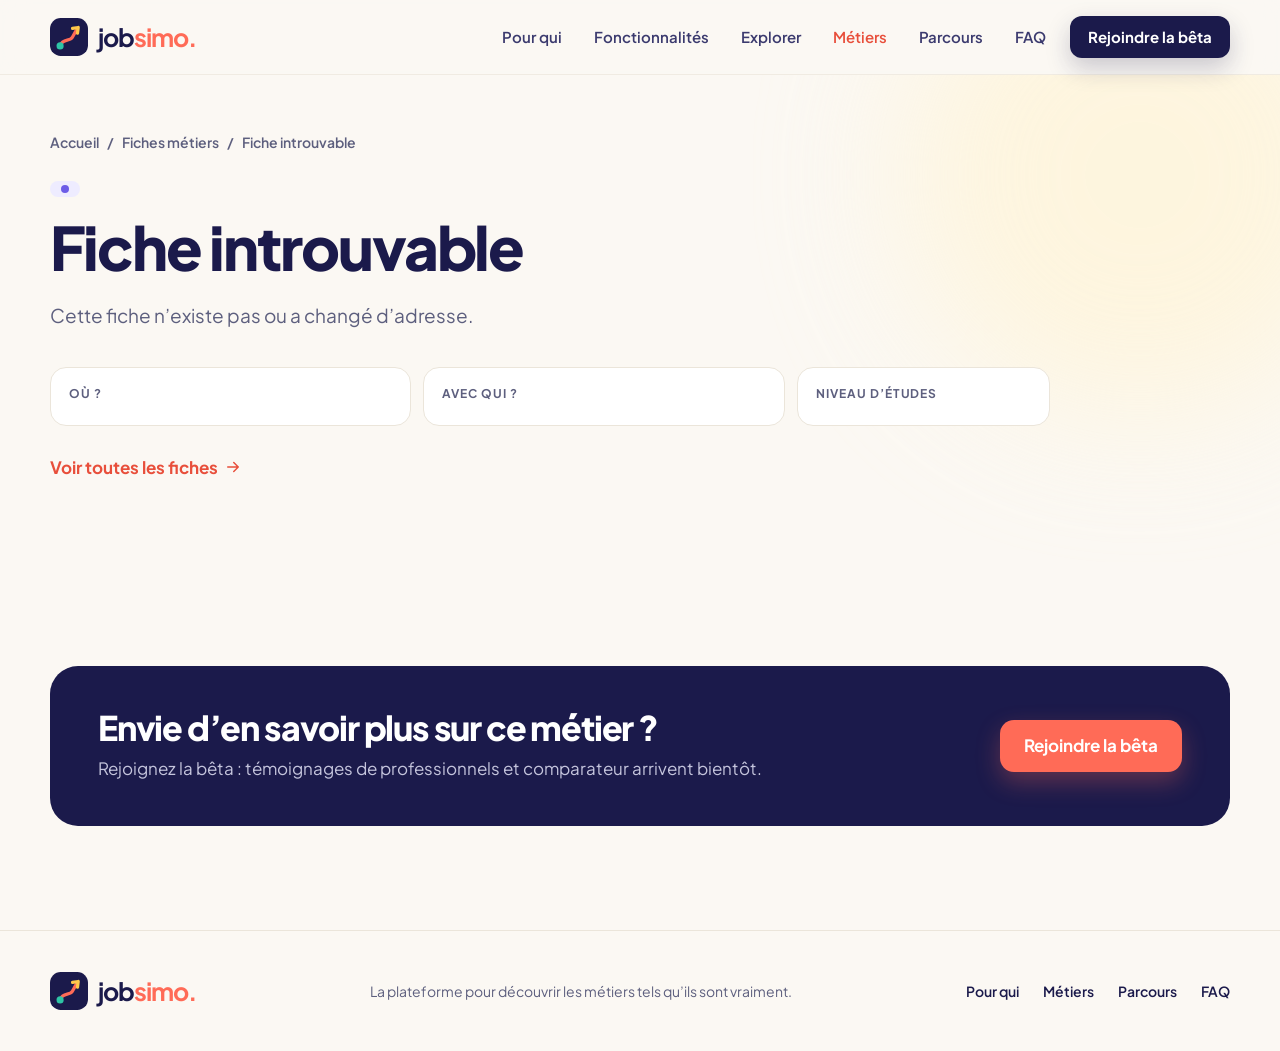
<file: fiche-metier.html>
<!doctype html>
<html lang="fr">
<head>
  <meta charset="utf-8">
  <meta name="viewport" content="width=device-width, initial-scale=1">

  <!-- Lues sans JavaScript par les aperçus de liens : à mettre à jour ici si le nom change.
       Le contenu de la fiche vient du dossier fiches/ (adresse : fiche-metier.html?id=nom-du-fichier). -->
  <title>Fiche métier — Jobsimo</title>
  <meta name="description" content="Une fiche métier concrète : les missions, une journée type, les compétences, les études et les évolutions possibles.">

  <meta name="theme-color" content="#1b1a4b">
  <link rel="icon" type="image/svg+xml" href="assets/logo.svg">
  <link rel="preload" href="assets/fonts/plus-jakarta-sans.woff2" as="font" type="font/woff2" crossorigin>

  <link rel="stylesheet" href="css/variables.css">
  <link rel="stylesheet" href="css/base.css">
  <link rel="stylesheet" href="css/header.css">
  <link rel="stylesheet" href="css/hero.css">
  <link rel="stylesheet" href="css/explorer.css">
  <link rel="stylesheet" href="css/fiche.css">
  <link rel="stylesheet" href="css/page.css">
  <link rel="stylesheet" href="css/fiches.css">
  <link rel="stylesheet" href="css/footer.css">
  <link rel="stylesheet" href="css/responsive.css">
</head>
<body data-page-title="Fiche métier">
  <!-- Icônes utilisées sur cette page -->
  <svg width="0" height="0" style="position:absolute" aria-hidden="true">
    <symbol id="i-arrow" viewBox="0 0 24 24"><path d="M5 12h14M13 6l6 6-6 6"/></symbol>
  </svg>

  <header class="site-header">
    <nav class="wrap nav" aria-label="Navigation principale">
      <a href="index.html" class="brand" data-logo data-aria-label="{name}, accueil"></a>
      <div class="nav-links">
        <a href="index.html#pour-qui">Pour qui</a>
        <a href="index.html#fonctionnalites">Fonctionnalités</a>
        <a href="index.html#explorer">Explorer</a>
        <a href="metiers.html" aria-current="page">Métiers</a>
        <a href="parcours.html">Parcours</a>
        <a href="index.html#faq">FAQ</a>
      </div>
      <a href="index.html#inscription" class="btn btn-primary btn-small">Rejoindre la bêta</a>
    </nav>
  </header>

  <!-- Tout le contenu est rempli par js/fiche-metier.js -->
  <main>
    <section class="page-hero">
      <div class="wrap">
        <nav class="breadcrumb" aria-label="Fil d’Ariane">
          <a href="index.html">Accueil</a>
          <span aria-hidden="true">/</span>
          <a href="metiers.html">Fiches métiers</a>
          <span aria-hidden="true" data-fiche-only>/</span>
          <a id="crumb-domain" data-fiche-only></a>
          <span aria-hidden="true">/</span>
          <span aria-current="page" id="crumb-title"></span>
        </nav>
        <div class="fiche-badges" data-fiche-only>
          <span class="fiche-role" id="fiche-role"></span>
          <span class="level" id="fiche-level"></span>
        </div>
        <h1 id="fiche-title"></h1>
        <p class="intro" id="fiche-summary"></p>
        <div class="fiche-facts" data-fiche-only>
          <div><span class="fiche-label">Où ?</span><span id="fiche-where"></span></div>
          <div><span class="fiche-label">Avec qui ?</span><span id="fiche-with"></span></div>
          <div><span class="fiche-label">Niveau d’études</span><span id="fiche-studies"></span></div>
        </div>
        <p class="fiche-missing" id="fiche-missing" hidden>
          <a href="metiers.html" class="text-link">Voir toutes les fiches <svg class="icon" aria-hidden="true"><use href="#i-arrow"/></svg></a>
        </p>
      </div>
    </section>

    <section class="fiche-body" data-fiche-only>
      <div class="wrap fiche-layout">
        <nav class="fiche-nav" aria-label="Sommaire de la fiche">
          <a href="#quotidien">Au quotidien</a>
          <a href="#competences">Compétences</a>
          <a href="#etudes">Les études</a>
          <a href="#pour-contre">Le pour et le contre</a>
          <a href="#evolutions">Évolutions</a>
        </nav>

        <div>
          <section id="quotidien" class="fiche-section">
            <h2>Au quotidien</h2>
            <div class="fiche-two">
              <div>
                <h3>Les missions</h3>
                <ul class="fiche-list" id="fiche-missions"></ul>
              </div>
              <div class="fiche-box">
                <h3>Une journée type</h3>
                <ul class="timeline" id="fiche-day"></ul>
                <p class="small-note">Exemple : chaque journée dépend de l’entreprise et des projets en cours.</p>
              </div>
            </div>
          </section>

          <section id="competences" class="fiche-section">
            <h2>Compétences et outils</h2>
            <div class="fiche-group">
              <p class="sheet-label">Compétences techniques</p>
              <ul class="tag-list" id="fiche-skills"></ul>
            </div>
            <div class="fiche-group">
              <p class="sheet-label">Qualités utiles</p>
              <ul class="tag-list soft" id="fiche-qualities"></ul>
            </div>
            <div class="fiche-group">
              <p class="sheet-label">Outils courants</p>
              <ul class="tag-list tools" id="fiche-tools"></ul>
            </div>
          </section>

          <section id="etudes" class="fiche-section">
            <h2>Les études</h2>
            <div class="fiche-two">
              <div>
                <h3 id="fiche-school"></h3>
                <p class="sheet-label">Majeures et options à viser</p>
                <ul class="tag-list" id="fiche-majors"></ul>
                <p class="sheet-label">Matières étudiées</p>
                <ul class="tag-list soft" id="fiche-courses"></ul>
                <p class="sheet-label">Projets et stages utiles</p>
                <ul class="fiche-list" id="fiche-projects"></ul>
              </div>
              <div class="fiche-box">
                <h3>Les autres voies d’accès</h3>
                <ul class="fiche-list" id="fiche-routes"></ul>
              </div>
            </div>
            <a href="parcours.html" class="text-link" id="fiche-pathway">Comment entrer en école : tous les parcours <svg class="icon" aria-hidden="true"><use href="#i-arrow"/></svg></a>
          </section>

          <section id="pour-contre" class="fiche-section">
            <h2>Le pour et le contre</h2>
            <div class="fiche-two">
              <div class="pro-card">
                <h3>Ce qu’on aime</h3>
                <ul class="fiche-list" id="fiche-likes"></ul>
              </div>
              <div class="con-card">
                <h3>Ce qui est moins facile</h3>
                <ul class="fiche-list" id="fiche-challenges"></ul>
              </div>
            </div>
          </section>

          <section id="evolutions" class="fiche-section">
            <h2>Évolutions et métiers proches</h2>
            <h3>Après quelques années</h3>
            <ul class="tag-list soft" id="fiche-careers"></ul>
            <div class="related-block" id="related-block">
              <h3>Métiers proches à découvrir</h3>
              <div class="fiche-cards" id="fiche-related"></div>
            </div>
            <p class="small-note">Fiche indicative rédigée pour la bêta, à faire relire par des professionnels. Les intitulés et les missions varient selon les entreprises.</p>
          </section>
        </div>
      </div>

      <template id="fiche-card-template">
        <a class="fiche-card">
          <span class="fiche-role"></span>
          <h4></h4>
          <p class="fiche-card-summary"></p>
          <span class="fiche-card-foot">
            <span class="fiche-studies"></span>
            <span class="fiche-more">Lire la fiche <svg class="icon" aria-hidden="true"><use href="#i-arrow"/></svg></span>
          </span>
        </a>
      </template>
    </section>

    <section>
      <div class="wrap page-cta">
        <div>
          <h2>Envie d’en savoir plus sur ce métier ?</h2>
          <p>Rejoignez la bêta : témoignages de professionnels et comparateur arrivent bientôt.</p>
        </div>
        <a href="index.html#inscription" class="btn btn-accent">Rejoindre la bêta</a>
      </div>
    </section>
  </main>

  <footer class="site-footer">
    <div class="wrap footer-inner">
      <a href="index.html" class="brand" data-logo></a>
      <p>La plateforme pour découvrir les métiers tels qu’ils sont vraiment.</p>
      <nav class="footer-links" aria-label="Liens du pied de page">
        <a href="index.html#pour-qui">Pour qui</a>
        <a href="metiers.html">Métiers</a>
        <a href="parcours.html">Parcours</a>
        <a href="index.html#faq">FAQ</a>
      </nav>
    </div>
  </footer>

  <script src="js/config.js"></script>
  <script src="js/render.js"></script>
  <script src="fiches/sommaire.js"></script>
  <script src="js/fiches.js"></script>
  <script src="js/fiche-metier.js"></script>
</body>
</html>
</file>
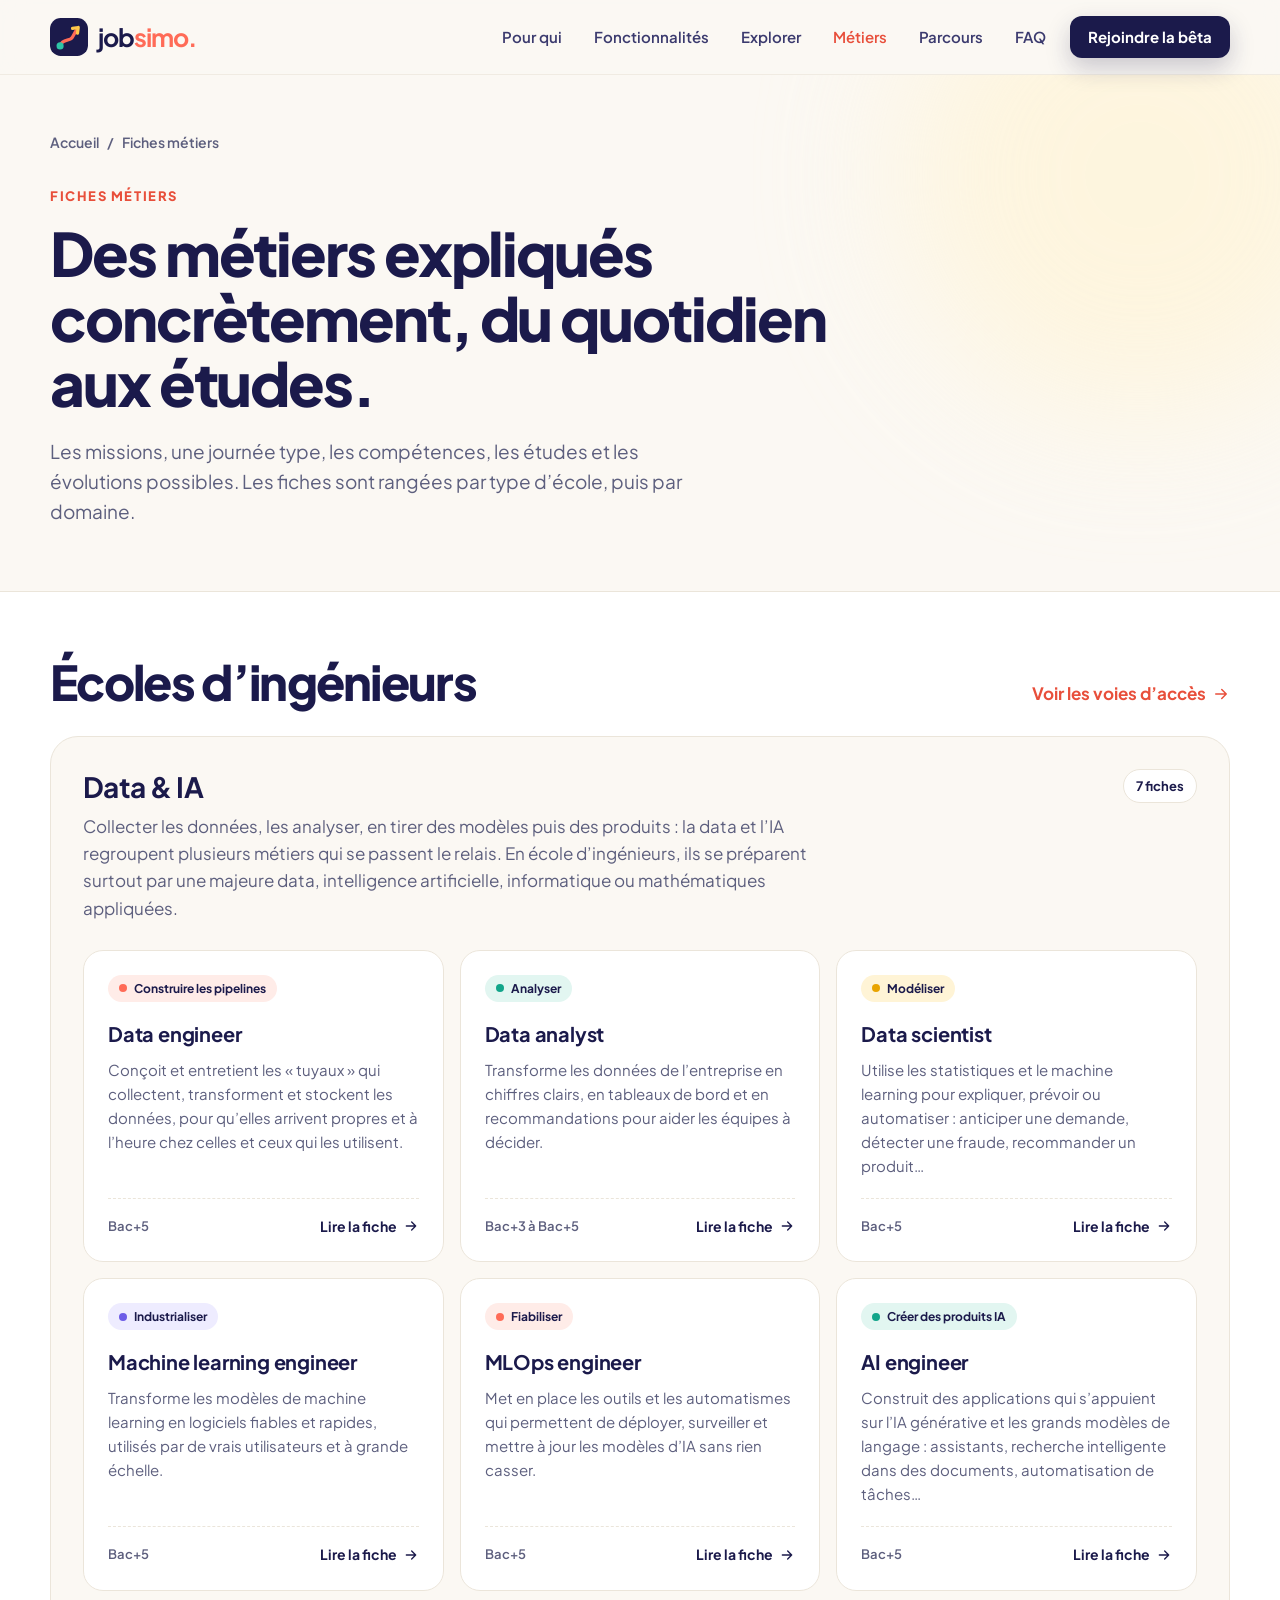
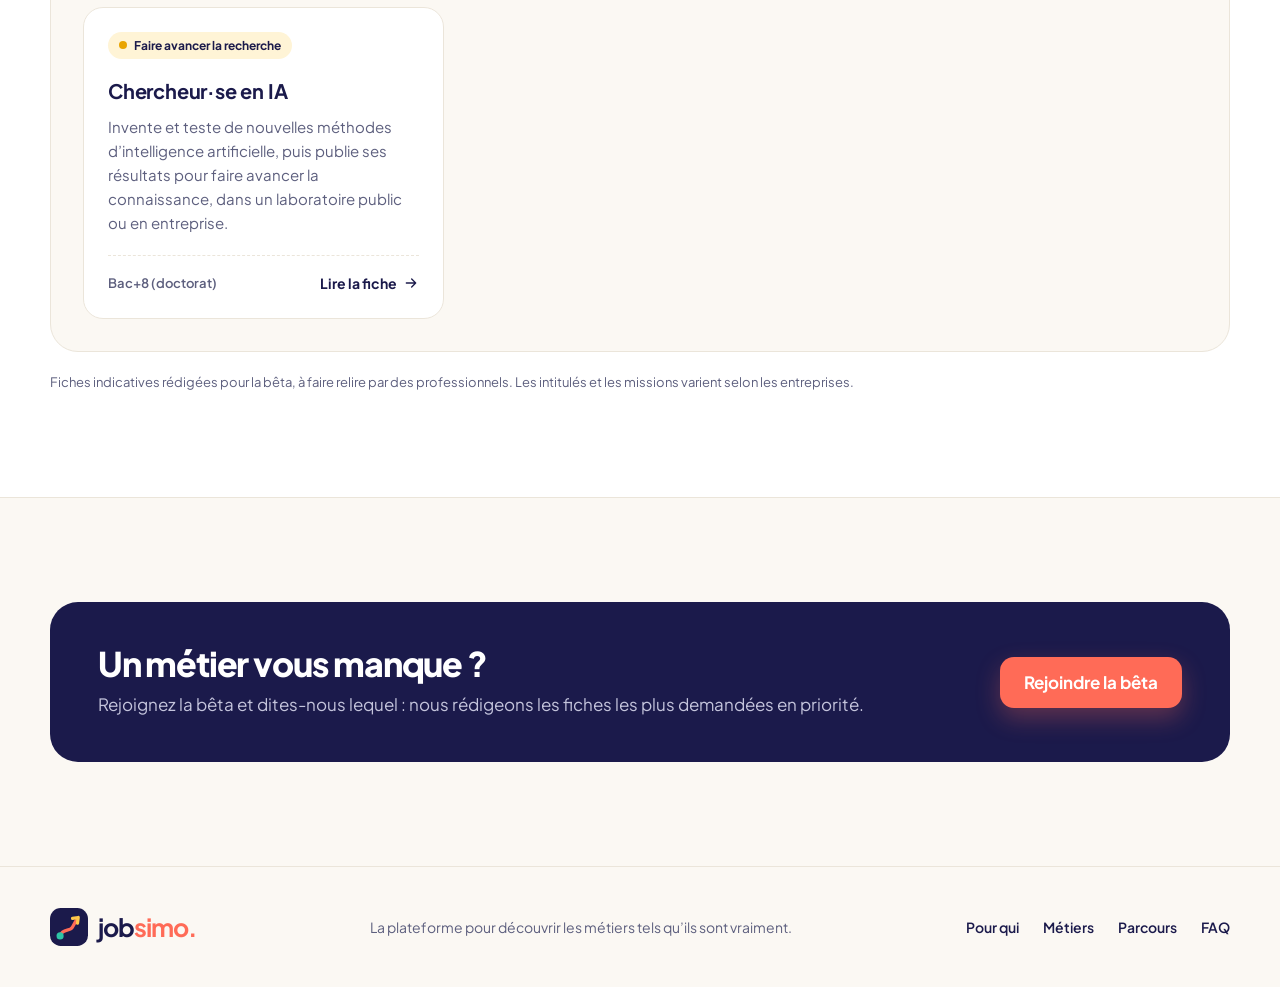
<file: metiers.html>
<!doctype html>
<html lang="fr">
<head>
  <meta charset="utf-8">
  <meta name="viewport" content="width=device-width, initial-scale=1">

  <!-- Lues sans JavaScript par les aperçus de liens : à mettre à jour ici si le nom change -->
  <title>Fiches métiers — Jobsimo</title>
  <meta name="description" content="Des fiches métiers concrètes, rangées par type d’école et par domaine : le quotidien, les compétences, les études et les évolutions. Data analyst, data engineer, data scientist, ML engineer, AI engineer…">

  <meta name="theme-color" content="#1b1a4b">
  <link rel="icon" type="image/svg+xml" href="assets/logo.svg">
  <link rel="preload" href="assets/fonts/plus-jakarta-sans.woff2" as="font" type="font/woff2" crossorigin>

  <link rel="stylesheet" href="css/variables.css">
  <link rel="stylesheet" href="css/base.css">
  <link rel="stylesheet" href="css/header.css">
  <link rel="stylesheet" href="css/hero.css">
  <link rel="stylesheet" href="css/explorer.css">
  <link rel="stylesheet" href="css/page.css">
  <link rel="stylesheet" href="css/fiches.css">
  <link rel="stylesheet" href="css/footer.css">
  <link rel="stylesheet" href="css/responsive.css">
</head>
<body data-page-title="Fiches métiers">
  <!-- Icônes utilisées sur cette page -->
  <svg width="0" height="0" style="position:absolute" aria-hidden="true">
    <symbol id="i-arrow" viewBox="0 0 24 24"><path d="M5 12h14M13 6l6 6-6 6"/></symbol>
  </svg>

  <header class="site-header">
    <nav class="wrap nav" aria-label="Navigation principale">
      <a href="index.html" class="brand" data-logo data-aria-label="{name}, accueil"></a>
      <div class="nav-links">
        <a href="index.html#pour-qui">Pour qui</a>
        <a href="index.html#fonctionnalites">Fonctionnalités</a>
        <a href="index.html#explorer">Explorer</a>
        <a href="metiers.html" aria-current="page">Métiers</a>
        <a href="parcours.html">Parcours</a>
        <a href="index.html#faq">FAQ</a>
      </div>
      <a href="index.html#inscription" class="btn btn-primary btn-small">Rejoindre la bêta</a>
    </nav>
  </header>

  <main>
    <section class="page-hero">
      <div class="wrap">
        <nav class="breadcrumb" aria-label="Fil d’Ariane">
          <a href="index.html">Accueil</a>
          <span aria-hidden="true">/</span>
          <span aria-current="page">Fiches métiers</span>
        </nav>
        <p class="eyebrow">Fiches métiers</p>
        <h1>Des métiers expliqués concrètement, du quotidien aux études.</h1>
        <p class="intro">Les missions, une journée type, les compétences, les études et les évolutions possibles. Les fiches sont rangées par type d’école, puis par domaine.</p>
      </div>
    </section>

    <!-- Fiches : créées depuis le dossier fiches/ (voir fiches/sommaire.js) -->
    <section class="catalogue">
      <div class="wrap" id="catalogue"></div>
      <div class="wrap">
        <p class="small-note">Fiches indicatives rédigées pour la bêta, à faire relire par des professionnels. Les intitulés et les missions varient selon les entreprises.</p>
      </div>

      <template id="school-template">
        <div class="school">
          <div class="school-head">
            <h2></h2>
            <a class="text-link school-link">Voir les voies d’accès <svg class="icon" aria-hidden="true"><use href="#i-arrow"/></svg></a>
          </div>
          <div class="school-domains"></div>
        </div>
      </template>
      <template id="domain-template">
        <article class="domain-block">
          <div class="domain-block-head">
            <div>
              <h3></h3>
              <p></p>
            </div>
            <span class="domain-count"></span>
          </div>
          <div class="fiche-cards"></div>
        </article>
      </template>
      <template id="fiche-card-template">
        <a class="fiche-card">
          <span class="fiche-role"></span>
          <h4></h4>
          <p class="fiche-card-summary"></p>
          <span class="fiche-card-foot">
            <span class="fiche-studies"></span>
            <span class="fiche-more">Lire la fiche <svg class="icon" aria-hidden="true"><use href="#i-arrow"/></svg></span>
          </span>
        </a>
      </template>
    </section>

    <section>
      <div class="wrap page-cta">
        <div>
          <h2>Un métier vous manque ?</h2>
          <p>Rejoignez la bêta et dites-nous lequel : nous rédigeons les fiches les plus demandées en priorité.</p>
        </div>
        <a href="index.html#inscription" class="btn btn-accent">Rejoindre la bêta</a>
      </div>
    </section>
  </main>

  <footer class="site-footer">
    <div class="wrap footer-inner">
      <a href="index.html" class="brand" data-logo></a>
      <p>La plateforme pour découvrir les métiers tels qu’ils sont vraiment.</p>
      <nav class="footer-links" aria-label="Liens du pied de page">
        <a href="index.html#pour-qui">Pour qui</a>
        <a href="metiers.html">Métiers</a>
        <a href="parcours.html">Parcours</a>
        <a href="index.html#faq">FAQ</a>
      </nav>
    </div>
  </footer>

  <script src="js/config.js"></script>
  <script src="js/render.js"></script>
  <script src="fiches/sommaire.js"></script>
  <script src="js/fiches.js"></script>
  <script src="js/metiers.js"></script>
</body>
</html>
</file>
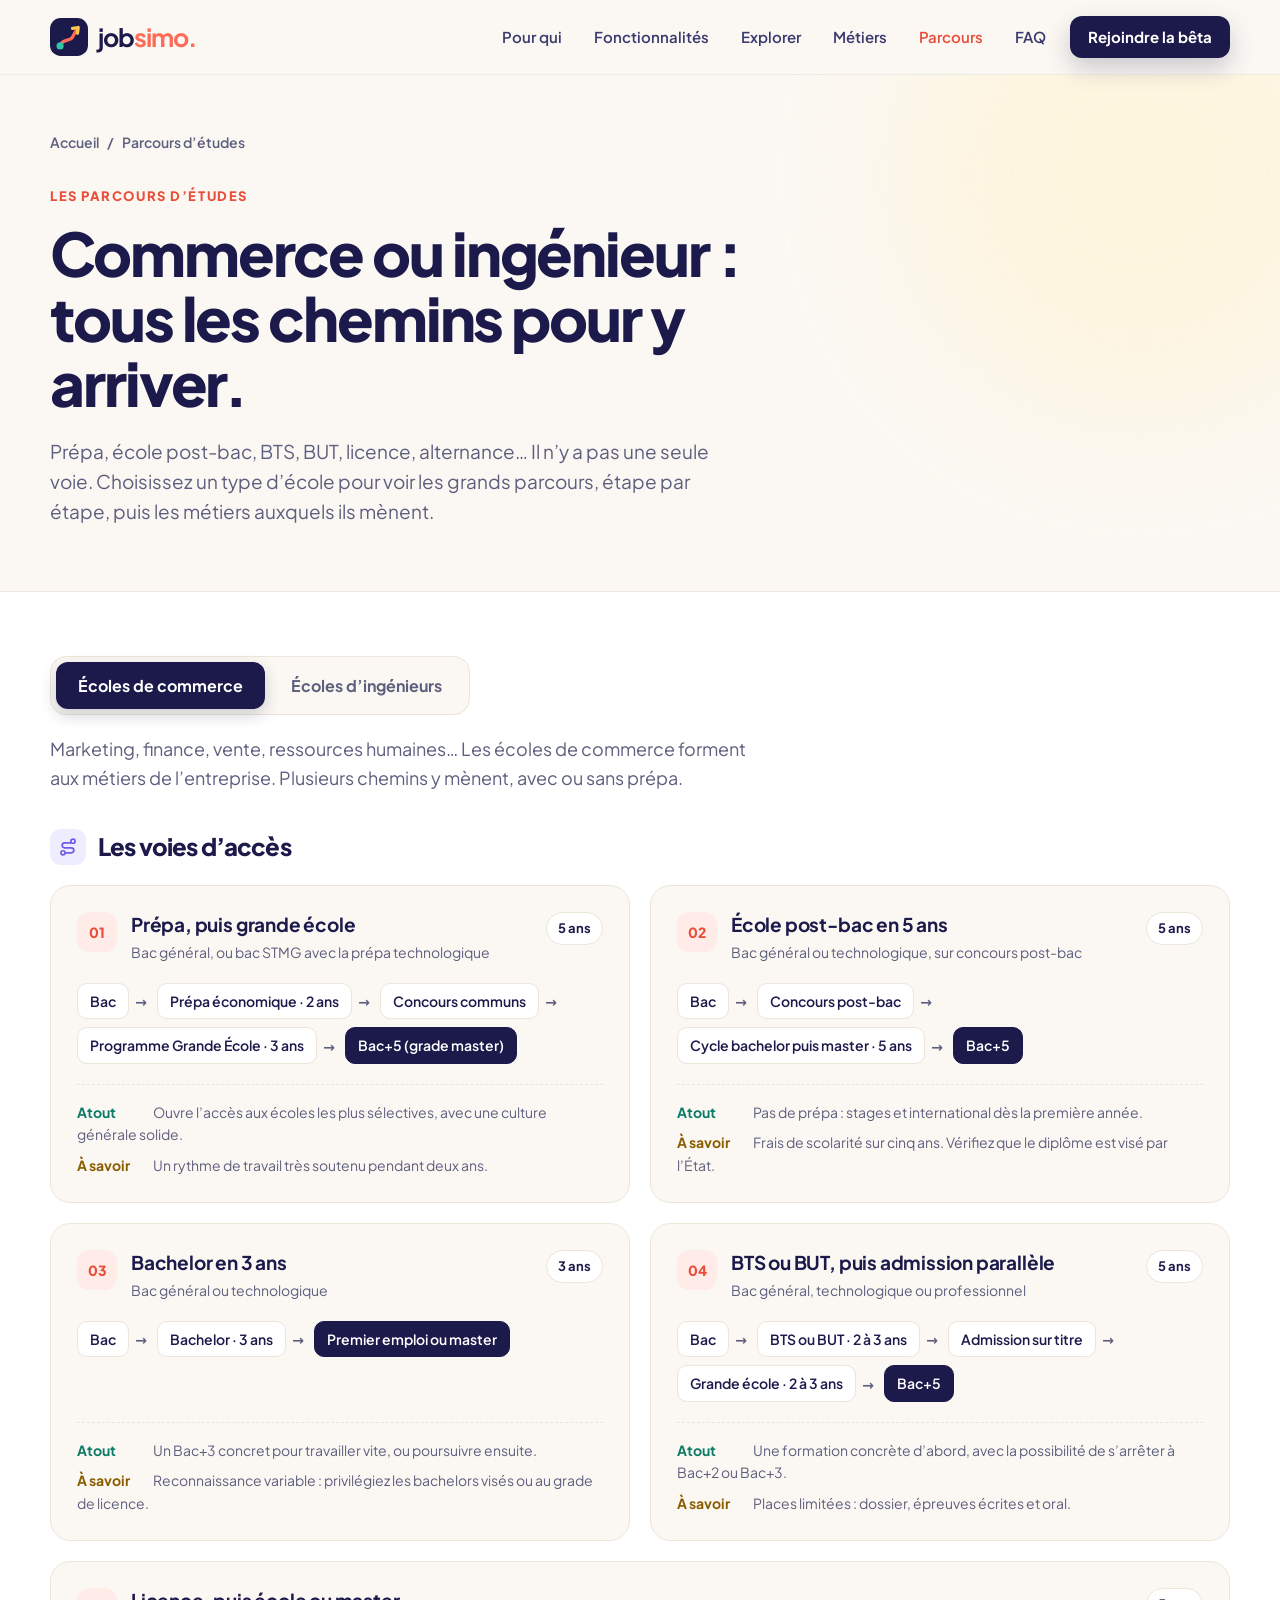
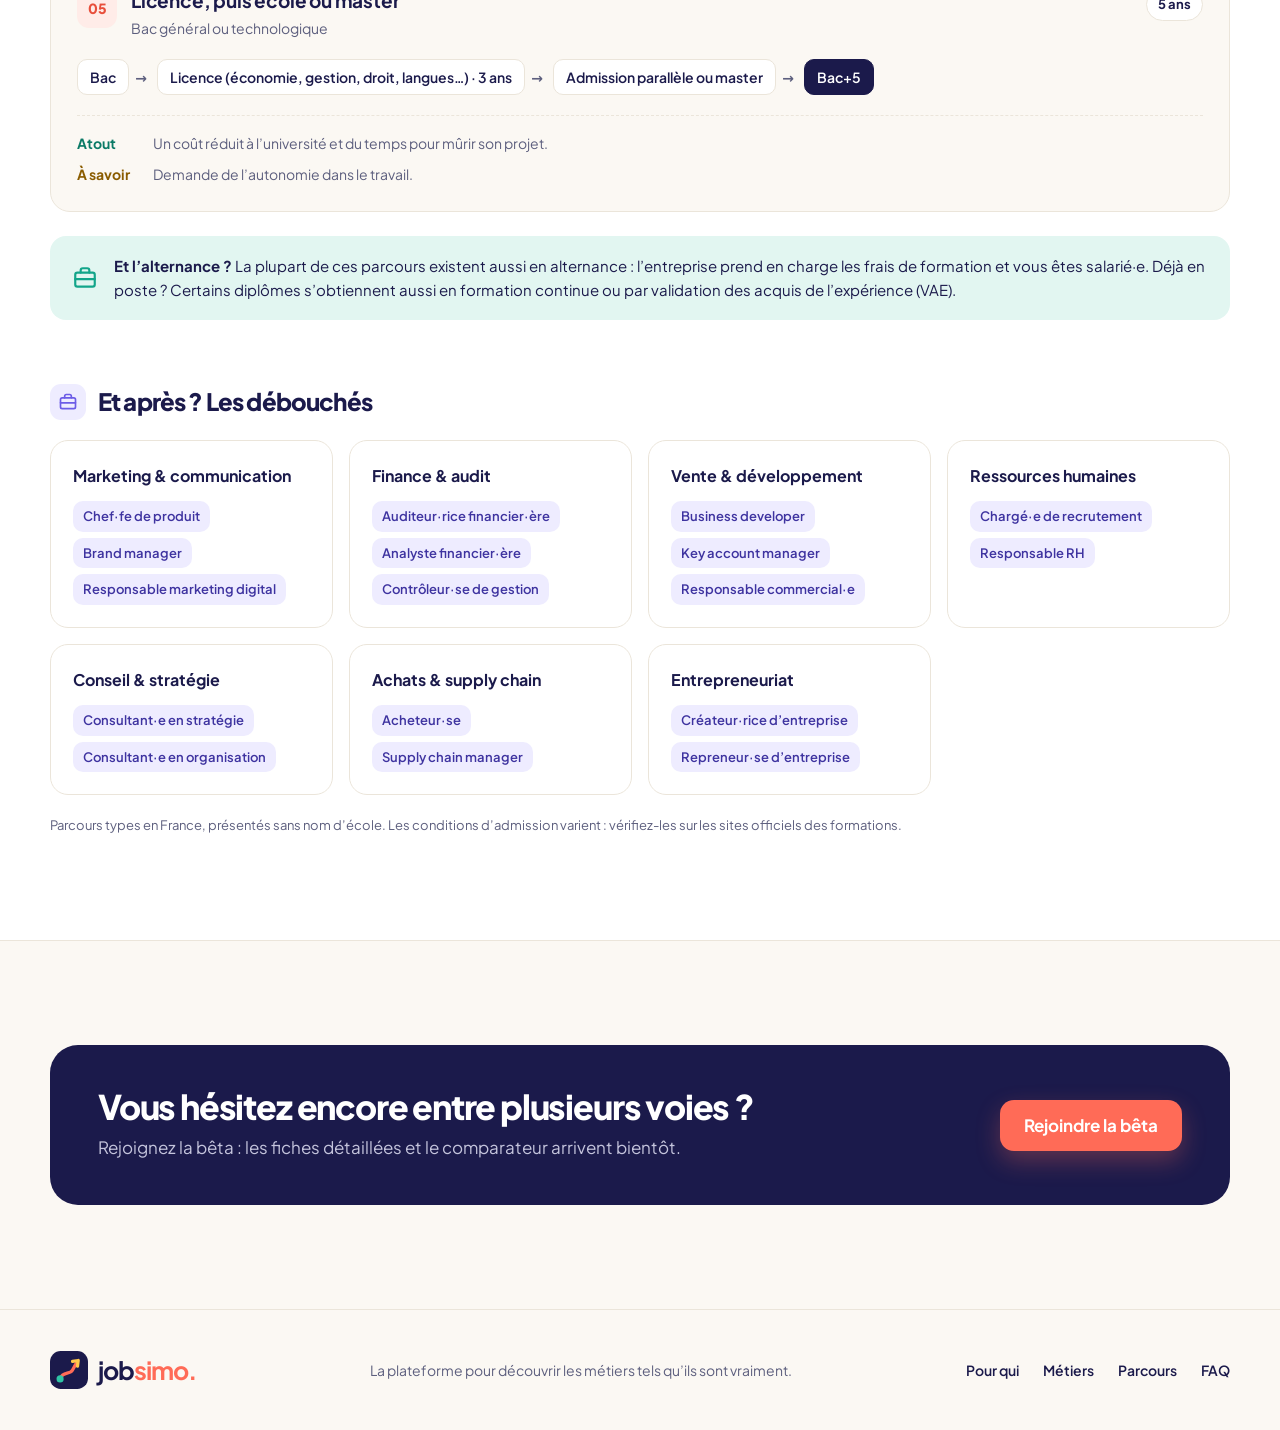
<file: parcours.html>
<!doctype html>
<html lang="fr">
<head>
  <meta charset="utf-8">
  <meta name="viewport" content="width=device-width, initial-scale=1">

  <!-- Lues sans JavaScript par les aperçus de liens : à mettre à jour ici si le nom change -->
  <title>Parcours d’études — Jobsimo</title>
  <meta name="description" content="Prépa, école post-bac, BTS, BUT, licence, alternance : tous les chemins vers les écoles de commerce et d’ingénieurs, et les métiers auxquels ils mènent.">

  <meta name="theme-color" content="#1b1a4b">
  <link rel="icon" type="image/svg+xml" href="assets/logo.svg">
  <link rel="preload" href="assets/fonts/plus-jakarta-sans.woff2" as="font" type="font/woff2" crossorigin>

  <link rel="stylesheet" href="css/variables.css">
  <link rel="stylesheet" href="css/base.css">
  <link rel="stylesheet" href="css/header.css">
  <link rel="stylesheet" href="css/hero.css">
  <link rel="stylesheet" href="css/explorer.css">
  <link rel="stylesheet" href="css/page.css">
  <link rel="stylesheet" href="css/parcours.css">
  <link rel="stylesheet" href="css/footer.css">
  <link rel="stylesheet" href="css/responsive.css">
</head>
<body data-page-title="Parcours d’études">
  <!-- Icônes utilisées sur cette page -->
  <svg width="0" height="0" style="position:absolute" aria-hidden="true">
    <symbol id="i-briefcase" viewBox="0 0 24 24"><rect x="3" y="7" width="18" height="13" rx="2"/><path d="M8 7V5a2 2 0 0 1 2-2h4a2 2 0 0 1 2 2v2M3 13h18"/></symbol>
    <symbol id="i-route" viewBox="0 0 24 24"><circle cx="6" cy="19" r="2.5"/><circle cx="18" cy="5" r="2.5"/><path d="M8.5 19H16a3 3 0 0 0 0-6H8a3 3 0 0 1 0-6h7.5"/></symbol>
  </svg>

  <header class="site-header">
    <nav class="wrap nav" aria-label="Navigation principale">
      <a href="index.html" class="brand" data-logo data-aria-label="{name}, accueil"></a>
      <div class="nav-links">
        <a href="index.html#pour-qui">Pour qui</a>
        <a href="index.html#fonctionnalites">Fonctionnalités</a>
        <a href="index.html#explorer">Explorer</a>
        <a href="metiers.html">Métiers</a>
        <a href="parcours.html" aria-current="page">Parcours</a>
        <a href="index.html#faq">FAQ</a>
      </div>
      <a href="index.html#inscription" class="btn btn-primary btn-small">Rejoindre la bêta</a>
    </nav>
  </header>

  <main>
    <section class="page-hero">
      <div class="wrap">
        <nav class="breadcrumb" aria-label="Fil d’Ariane">
          <a href="index.html">Accueil</a>
          <span aria-hidden="true">/</span>
          <span aria-current="page">Parcours d’études</span>
        </nav>
        <p class="eyebrow">Les parcours d’études</p>
        <h1>Commerce ou ingénieur : tous les chemins pour y arriver.</h1>
        <p class="intro">Prépa, école post-bac, BTS, BUT, licence, alternance… Il n’y a pas une seule voie. Choisissez un type d’école pour voir les grands parcours, étape par étape, puis les métiers auxquels ils mènent.</p>
      </div>
    </section>

    <!-- Voies d'accès et débouchés : créés depuis "pathways" dans js/config.js -->
    <section id="parcours" class="parcours">
      <div class="wrap">
        <div class="pathway-tabs" id="pathway-tabs" role="tablist" aria-label="Type d’école"></div>
        <p class="pathway-intro" id="pathway-intro"></p>

        <h2 class="parcours-subtitle"><span><svg class="icon" aria-hidden="true"><use href="#i-route"/></svg></span>Les voies d’accès</h2>
        <div class="route-grid" id="routes" role="tabpanel"></div>
        <template id="route-template">
          <article class="route">
            <div class="route-head">
              <span class="route-num"></span>
              <div>
                <h3></h3>
                <p class="route-audience"></p>
              </div>
              <span class="route-duration"></span>
            </div>
            <ol class="route-steps"></ol>
            <div class="route-notes">
              <p class="route-plus"><b>Atout</b> </p>
              <p class="route-watch"><b>À savoir</b> </p>
            </div>
          </article>
        </template>
        <div class="alternance-note">
          <svg class="icon" aria-hidden="true"><use href="#i-briefcase"/></svg>
          <p><strong>Et l’alternance ?</strong> La plupart de ces parcours existent aussi en alternance : l’entreprise prend en charge les frais de formation et vous êtes salarié·e. Déjà en poste ? Certains diplômes s’obtiennent aussi en formation continue ou par validation des acquis de l’expérience (VAE).</p>
        </div>

        <h2 class="parcours-subtitle"><span><svg class="icon" aria-hidden="true"><use href="#i-briefcase"/></svg></span>Et après ? Les débouchés</h2>
        <div class="outcome-grid" id="outcomes"></div>
        <p class="small-note">Parcours types en France, présentés sans nom d’école. Les conditions d’admission varient : vérifiez-les sur les sites officiels des formations.</p>
      </div>
    </section>

    <section>
      <div class="wrap page-cta">
        <div>
          <h2>Vous hésitez encore entre plusieurs voies ?</h2>
          <p>Rejoignez la bêta : les fiches détaillées et le comparateur arrivent bientôt.</p>
        </div>
        <a href="index.html#inscription" class="btn btn-accent">Rejoindre la bêta</a>
      </div>
    </section>
  </main>

  <footer class="site-footer">
    <div class="wrap footer-inner">
      <a href="index.html" class="brand" data-logo></a>
      <p>La plateforme pour découvrir les métiers tels qu’ils sont vraiment.</p>
      <nav class="footer-links" aria-label="Liens du pied de page">
        <a href="index.html#pour-qui">Pour qui</a>
        <a href="metiers.html">Métiers</a>
        <a href="parcours.html">Parcours</a>
        <a href="index.html#faq">FAQ</a>
      </nav>
    </div>
  </footer>

  <script src="js/config.js"></script>
  <script src="js/render.js"></script>
  <script src="js/parcours.js"></script>
</body>
</html>
</file>
<file: css/variables.css>
/* Couleurs, police et dimensions principales du site.
   Le nom, les profils et les domaines se changent dans js/config.js. */

@font-face {
  font-family: 'Plus Jakarta Sans';
  src: url('../assets/fonts/plus-jakarta-sans.woff2') format('woff2');
  font-weight: 200 800;
  font-display: swap;
}

:root {
  /* Indigo : le côté sérieux (titres, boutons principaux, fonds sombres) */
  --ink: #1b1a4b;
  --ink-soft: #3b3a6e;
  --muted: #5d5f7e;

  /* Fonds */
  --bg: #fbf8f3;
  --surface: #ffffff;
  --line: #ebe5da;

  /* Les quatre couleurs "sympa", chacune avec sa version claire */
  --tone-1: #ff6b57;       /* corail */
  --tone-1-soft: #ffece8;
  --tone-2: #12a58a;       /* menthe */
  --tone-2-soft: #e2f6f1;
  --tone-3: #e9a400;       /* soleil */
  --tone-3-soft: #fff4d6;
  --tone-4: #6c5ce7;       /* lilas */
  --tone-4-soft: #eeecff;

  /* Couleur d'action (boutons d'inscription, surlignage) */
  --accent: var(--tone-1);
  --accent-dark: #e84f3b;

  --font: 'Plus Jakarta Sans', 'Segoe UI', system-ui, -apple-system, sans-serif;
  --radius: 20px;
  --shadow: 0 18px 50px rgb(27 26 75 / .08);
  --max: 1180px;
}
</file>
<file: css/base.css>
/* Bases communes : reset, typographie, boutons, étiquettes */

* {
  box-sizing: border-box;
}

html {
  scroll-behavior: smooth;
  scroll-padding-top: 90px;
}

body {
  margin: 0;
  background: var(--bg);
  color: var(--ink);
  font-family: var(--font);
  font-size: 17px;
  line-height: 1.6;
  -webkit-font-smoothing: antialiased;
}

a {
  color: inherit;
  text-decoration: none;
}

button,
input,
select {
  font: inherit;
}

button {
  cursor: pointer;
}

a:focus-visible,
button:focus-visible,
input:focus-visible,
select:focus-visible,
summary:focus-visible {
  outline: 3px solid var(--tone-4);
  outline-offset: 3px;
}

h1,
h2,
h3,
h4,
p {
  margin-top: 0;
}

h1,
h2 {
  font-weight: 800;
  letter-spacing: -.035em;
  line-height: 1.08;
}

h2 {
  font-size: clamp(32px, 4vw, 48px);
  margin-bottom: 18px;
}

h3 {
  font-size: 20px;
  line-height: 1.3;
  letter-spacing: -.01em;
}

.wrap {
  width: min(var(--max), calc(100% - 48px));
  margin: auto;
}

section {
  padding: 104px 0;
}

.sr-only {
  position: absolute;
  width: 1px;
  height: 1px;
  overflow: hidden;
  clip: rect(0 0 0 0);
  white-space: nowrap;
}

.muted {
  color: var(--muted);
}

.icon {
  width: 20px;
  height: 20px;
  flex-shrink: 0;
  fill: none;
  stroke: currentColor;
  stroke-width: 2;
  stroke-linecap: round;
  stroke-linejoin: round;
}

/* Petit titre au-dessus des grands titres */
.eyebrow {
  display: inline-block;
  margin-bottom: 14px;
  color: var(--accent-dark);
  font-size: 13px;
  font-weight: 800;
  letter-spacing: .12em;
  text-transform: uppercase;
}

/* En-tête de section : titre à gauche, texte à droite, ou centré */
.section-head {
  display: flex;
  justify-content: space-between;
  align-items: flex-end;
  gap: 48px;
  margin-bottom: 52px;
}

.section-head h2 {
  max-width: 640px;
  margin-bottom: 0;
}

.section-head > p {
  max-width: 380px;
  margin: 0;
  color: var(--muted);
}

.section-head.centered {
  display: block;
  max-width: 720px;
  margin-inline: auto;
  text-align: center;
}

.section-head.centered h2 {
  margin: 0 auto 16px;
}

.section-head.centered > p {
  max-width: none;
}

/* Boutons */
.btn {
  display: inline-flex;
  align-items: center;
  justify-content: center;
  gap: 8px;
  min-height: 50px;
  padding: 12px 24px;
  border: 0;
  border-radius: 14px;
  font-weight: 700;
  white-space: nowrap;
  transition: transform .2s, background .2s, box-shadow .2s;
}

.btn:hover {
  transform: translateY(-2px);
}

.btn-primary {
  background: var(--ink);
  color: #fff;
  box-shadow: 0 10px 24px rgb(27 26 75 / .22);
}

.btn-primary:hover {
  background: var(--ink-soft);
}

.btn-accent {
  background: var(--accent);
  color: #fff;
  box-shadow: 0 10px 24px rgb(255 107 87 / .3);
}

.btn-accent:hover {
  background: var(--accent-dark);
}

.btn-small {
  min-height: 42px;
  padding: 9px 18px;
  font-size: 15px;
  border-radius: 12px;
}

.btn-block {
  width: 100%;
}

/* Étiquettes de niveau d'études */
.level {
  display: inline-flex;
  align-items: center;
  padding: 4px 10px;
  border-radius: 100px;
  font-size: 12px;
  font-weight: 700;
  white-space: nowrap;
}

.level-none {
  background: var(--tone-2-soft);
  color: #0b7a66;
}

.level-short {
  background: var(--tone-3-soft);
  color: #8a5c00;
}

.level-long {
  background: var(--tone-4-soft);
  color: #4b3dc4;
}

.small-note {
  margin: 20px 0 0;
  color: var(--muted);
  font-size: 13px;
}

/* Liste à coches */
.checklist {
  display: grid;
  gap: 12px;
  margin: 28px 0 0;
  padding: 0;
  list-style: none;
}

.checklist li {
  display: flex;
  align-items: center;
  gap: 12px;
  font-weight: 600;
}

.checklist .icon {
  width: 26px;
  height: 26px;
  padding: 5px;
  border-radius: 50%;
  background: var(--tone-2-soft);
  color: var(--tone-2);
  stroke-width: 3;
}
</file>
<file: css/header.css>
/* Barre de navigation et logo */

.site-header {
  position: sticky;
  top: 0;
  z-index: 10;
  background: rgb(251 248 243 / .82);
  backdrop-filter: blur(14px);
  border-bottom: 1px solid rgb(235 229 218 / .7);
}

.nav {
  display: flex;
  align-items: center;
  justify-content: space-between;
  gap: 24px;
  min-height: 74px;
}

.brand {
  display: inline-flex;
  align-items: center;
  gap: 10px;
  font-size: 25px;
  font-weight: 800;
  letter-spacing: -.04em;
  white-space: nowrap;
}

.brand span {
  color: var(--accent);
}

.brand-icon {
  width: 38px;
  height: 38px;
}

.nav-links {
  display: flex;
  gap: 32px;
  margin-left: auto;
  font-size: 15px;
  font-weight: 600;
  color: var(--ink-soft);
}

.nav-links a:hover,
.nav-links a[aria-current="page"] {
  color: var(--accent-dark);
}
</file>
<file: css/hero.css>
/* Section d'accueil (#accueil) : texte, recherche et aperçu de l'interface */

.hero {
  position: relative;
  padding: 72px 0 96px;
  overflow: hidden;
}

/* Taches de couleur en fond */
.hero::before,
.hero::after {
  content: '';
  position: absolute;
  z-index: -1;
  border-radius: 50%;
  filter: blur(70px);
  opacity: .55;
}

.hero::before {
  width: 520px;
  height: 520px;
  right: -120px;
  top: -80px;
  background: var(--tone-4-soft);
}

.hero::after {
  width: 420px;
  height: 420px;
  left: -160px;
  bottom: -160px;
  background: var(--tone-1-soft);
}

.hero-grid {
  display: grid;
  grid-template-columns: 1.05fr .95fr;
  align-items: center;
  gap: 64px;
}

.pill {
  display: inline-flex;
  align-items: center;
  gap: 10px;
  margin-bottom: 26px;
  padding: 7px 16px 7px 12px;
  border: 1px solid var(--line);
  border-radius: 100px;
  background: var(--surface);
  font-size: 14px;
  font-weight: 600;
  color: var(--ink-soft);
}

.dot {
  width: 9px;
  height: 9px;
  border-radius: 50%;
  background: var(--tone-2);
  box-shadow: 0 0 0 4px var(--tone-2-soft);
}

.hero h1 {
  font-size: clamp(42px, 5.6vw, 70px);
  margin-bottom: 24px;
}

/* Surlignage façon marqueur */
.highlight {
  background: linear-gradient(transparent 62%, var(--tone-3-soft) 62%, var(--tone-3-soft) 92%, transparent 92%);
}

.intro {
  max-width: 560px;
  margin-bottom: 32px;
  color: var(--muted);
  font-size: 19px;
}

/* Barre de recherche */
.search {
  display: flex;
  align-items: center;
  gap: 10px;
  max-width: 560px;
  padding: 8px 8px 8px 18px;
  border: 1px solid var(--line);
  border-radius: 18px;
  background: var(--surface);
  box-shadow: var(--shadow);
}

.search > .icon {
  color: var(--muted);
}

.search input {
  flex: 1;
  min-width: 0;
  border: 0;
  background: none;
  color: var(--ink);
  font-size: 16px;
  outline: none;
}

.search input::placeholder {
  color: #8d8fa8;
}

.search-status {
  min-height: 0;
  margin: 10px 0 0;
  color: var(--accent-dark);
  font-size: 14px;
  font-weight: 600;
}

.search-status:empty {
  display: none;
}

.chips {
  display: flex;
  flex-wrap: wrap;
  align-items: center;
  gap: 8px;
  margin-top: 18px;
}

.chips-label {
  margin-right: 4px;
  color: var(--muted);
  font-size: 14px;
}

.chip {
  padding: 6px 14px;
  border: 1px solid var(--line);
  border-radius: 100px;
  background: var(--surface);
  color: var(--ink-soft);
  font-size: 14px;
  font-weight: 600;
  transition: border-color .2s, color .2s;
}

.chip:hover {
  border-color: var(--accent);
  color: var(--accent-dark);
}

/* Aperçu de l'interface */
.hero-visual {
  position: relative;
  padding: 40px 20px 60px 40px;
}

.mock-card,
.mock-float {
  border: 1px solid var(--line);
  border-radius: var(--radius);
  background: var(--surface);
  box-shadow: 0 30px 70px rgb(27 26 75 / .12);
}

.mock-main {
  padding: 26px;
}

.mock-head {
  display: flex;
  align-items: center;
  gap: 14px;
  padding-bottom: 20px;
  border-bottom: 1px solid var(--line);
}

.mock-head strong {
  display: block;
  font-size: 19px;
}

.mock-head small,
.mock-float small {
  color: var(--muted);
  font-size: 13px;
}

.mock-head .level {
  margin-left: auto;
}

.mock-icon {
  display: grid;
  place-items: center;
  width: 44px;
  height: 44px;
  flex-shrink: 0;
  border-radius: 13px;
  background: var(--tone-1-soft);
  color: var(--tone-1);
}

.mock-icon.tone-2 {
  background: var(--tone-2-soft);
  color: var(--tone-2);
}

.mock-icon.tone-3 {
  background: var(--tone-3-soft);
  color: var(--tone-3);
}

.mock-section {
  padding-top: 18px;
}

.mock-label {
  display: block;
  margin-bottom: 10px;
  color: var(--muted);
  font-size: 12px;
  font-weight: 700;
  letter-spacing: .08em;
  text-transform: uppercase;
}

.mock-timeline {
  display: grid;
  gap: 8px;
  margin: 0;
  padding: 0;
  list-style: none;
  font-size: 15px;
}

.mock-timeline b {
  display: inline-block;
  width: 44px;
  color: var(--tone-4);
}

.mock-path {
  display: flex;
  flex-wrap: wrap;
  align-items: center;
  gap: 8px;
  font-size: 14px;
  font-weight: 700;
}

.mock-path span {
  padding: 6px 12px;
  border-radius: 10px;
  background: var(--bg);
}

.mock-path .icon {
  width: 16px;
  height: 16px;
  color: var(--muted);
}

.mock-float {
  position: absolute;
  display: flex;
  align-items: center;
  gap: 12px;
  padding: 14px 18px;
}

.mock-float strong {
  display: block;
  font-size: 15px;
}

.mock-float-1 {
  top: 0;
  right: -10px;
  transform: rotate(2deg);
}

.mock-float-2 {
  bottom: 8px;
  left: 0;
  transform: rotate(-2deg);
}
</file>
<file: css/constat.css>
/* Section Le constat (#constat) */

.constat {
  background: var(--ink);
  color: #fff;
}

.constat .eyebrow {
  color: var(--tone-3);
}

.constat-grid {
  display: grid;
  grid-template-columns: repeat(3, 1fr);
  gap: 24px;
}

.constat-grid article {
  padding: 32px;
  border: 1px solid rgb(255 255 255 / .12);
  border-radius: var(--radius);
  background: rgb(255 255 255 / .05);
}

.constat-num {
  display: inline-block;
  margin-bottom: 22px;
  color: var(--tone-1);
  font-size: 15px;
  font-weight: 800;
}

.constat-grid p {
  margin: 0;
  color: #c4c4dc;
}
</file>
<file: css/profils.css>
/* Section Pour qui (#pour-qui). --tone et --tone-soft sont donnés par js/render.js */

.profile-grid {
  display: grid;
  grid-template-columns: repeat(4, 1fr);
  gap: 20px;
}

.profile-card {
  display: flex;
  flex-direction: column;
  padding: 28px 24px;
  border: 1px solid var(--line);
  border-top: 5px solid var(--tone);
  border-radius: var(--radius);
  background: var(--surface);
  transition: transform .25s, box-shadow .25s;
}

.profile-card:hover {
  transform: translateY(-6px);
  box-shadow: var(--shadow);
}

.profile-tag {
  align-self: flex-start;
  margin-bottom: 16px;
  padding: 5px 12px;
  border-radius: 100px;
  background: var(--tone-soft);
  color: var(--ink);
  font-size: 13px;
  font-weight: 700;
}

.profile-card h3 {
  font-size: 19px;
}

.profile-card ul {
  flex: 1;
  margin: 0 0 22px;
  padding: 0;
  list-style: none;
}

.profile-card li {
  position: relative;
  margin-bottom: 10px;
  padding-left: 22px;
  color: var(--muted);
  font-size: 15px;
}

.profile-card li::before {
  content: '';
  position: absolute;
  left: 2px;
  top: .6em;
  width: 8px;
  height: 8px;
  border-radius: 50%;
  background: var(--tone);
}

.profile-link {
  display: inline-flex;
  align-items: center;
  gap: 6px;
  font-weight: 700;
}

.profile-link .icon {
  width: 18px;
  height: 18px;
  transition: transform .2s;
}

.profile-link:hover .icon {
  transform: translateX(4px);
}
</file>
<file: css/fonctionnalites.css>
/* Section Fonctionnalités (#fonctionnalites) */

.features {
  background: var(--surface);
  border-block: 1px solid var(--line);
}

.feature-grid {
  display: grid;
  grid-template-columns: repeat(3, 1fr);
  gap: 20px;
}

.feature {
  --tone: var(--tone-1);
  --tone-soft: var(--tone-1-soft);
  padding: 28px;
  border-radius: var(--radius);
  background: var(--bg);
  transition: background .25s;
}

.feature:hover {
  background: var(--tone-soft);
}

.feature.tone-2 { --tone: var(--tone-2); --tone-soft: var(--tone-2-soft); }
.feature.tone-3 { --tone: var(--tone-3); --tone-soft: var(--tone-3-soft); }
.feature.tone-4 { --tone: var(--tone-4); --tone-soft: var(--tone-4-soft); }

.feature-wide {
  grid-column: span 2;
}

.feature-icon {
  display: grid;
  place-items: center;
  width: 50px;
  height: 50px;
  margin-bottom: 22px;
  border-radius: 15px;
  background: var(--tone);
  color: #fff;
}

.feature-icon .icon {
  width: 24px;
  height: 24px;
}

.feature p {
  margin: 0;
  color: var(--muted);
  font-size: 16px;
}

/* Carte cliquable qui mène vers une autre page */
.feature-link {
  display: block;
  outline: 2px solid transparent;
  transition: background .25s, outline-color .25s, transform .25s;
}

.feature-link:hover {
  outline-color: var(--tone);
  transform: translateY(-4px);
}

.feature-more {
  display: inline-flex;
  align-items: center;
  gap: 6px;
  margin-top: 16px;
  color: var(--ink);
  font-size: 15px;
  font-weight: 700;
}

.feature-more .icon {
  width: 18px;
  height: 18px;
  transition: transform .2s;
}

.feature-link:hover .feature-more .icon {
  transform: translateX(4px);
}
</file>
<file: css/explorer.css>
/* Section Explorer par domaine (#explorer) */

.explorer-panel {
  padding: 32px;
  border: 1px solid var(--line);
  border-radius: 28px;
  background: var(--surface);
  box-shadow: var(--shadow);
}

.domain-tabs {
  display: flex;
  flex-wrap: wrap;
  gap: 8px;
  padding-bottom: 28px;
  border-bottom: 1px solid var(--line);
}

.domain-tabs button {
  padding: 9px 16px;
  border: 1px solid var(--line);
  border-radius: 100px;
  background: var(--bg);
  color: var(--ink-soft);
  font-size: 15px;
  font-weight: 600;
  transition: border-color .2s, background .2s;
}

.domain-tabs button:hover {
  border-color: var(--ink-soft);
}

.domain-tabs button[aria-selected="true"] {
  border-color: var(--ink);
  background: var(--ink);
  color: #fff;
}

.domain-content {
  padding-top: 28px;
}

.domain-content-head {
  display: flex;
  flex-wrap: wrap;
  justify-content: space-between;
  align-items: center;
  gap: 16px;
  margin-bottom: 22px;
}

.domain-content-head h3 {
  margin: 0;
  font-size: 26px;
}

.legend {
  display: flex;
  flex-wrap: wrap;
  gap: 6px;
}

.job-grid {
  display: grid;
  grid-template-columns: repeat(3, 1fr);
  gap: 16px;
}

.job-card {
  padding: 22px;
  border: 1px solid var(--line);
  border-radius: 16px;
  background: var(--bg);
  animation: job-in .35s both;
}

.job-card:nth-child(2) { animation-delay: .05s; }
.job-card:nth-child(3) { animation-delay: .1s; }

/* Métier trouvé par la recherche de l'accueil */
.job-card.is-highlighted {
  border-color: var(--accent);
  box-shadow: 0 0 0 3px var(--tone-1-soft);
}

.job-card h4 {
  margin: 14px 0 8px;
  font-size: 18px;
}

.job-card p {
  margin: 0;
  color: var(--muted);
  font-size: 14px;
}

/* Lien vers la fiche détaillée, quand elle existe */
.job-link {
  display: inline-block;
  margin-top: 12px;
  color: var(--accent-dark);
  font-size: 14px;
  font-weight: 700;
}

.job-link::after {
  content: ' →';
}

.job-link:hover {
  text-decoration: underline;
}

@keyframes job-in {
  from { opacity: 0; transform: translateY(8px); }
}
</file>
<file: css/fiche.css>
/* Section Exemple de fiche métier (#fiche) */

.fiche {
  background: linear-gradient(160deg, var(--tone-4-soft), var(--bg) 60%);
}

.fiche-grid {
  display: grid;
  grid-template-columns: .85fr 1.15fr;
  align-items: center;
  gap: 64px;
}

/* Sans ça, les onglets (qui ne passent pas à la ligne) élargiraient la colonne sur mobile */
.fiche-grid > * {
  min-width: 0;
}

.fiche-copy > p {
  color: var(--muted);
}

.sheet {
  padding: 30px;
  border: 1px solid var(--line);
  border-radius: 28px;
  background: var(--surface);
  box-shadow: 0 30px 70px rgb(27 26 75 / .12);
}

.sheet-head {
  display: flex;
  align-items: center;
  gap: 16px;
  margin-bottom: 22px;
}

.sheet-head .mock-icon {
  width: 52px;
  height: 52px;
  background: var(--tone-4-soft);
  color: var(--tone-4);
}

.sheet-head h3 {
  margin: 0;
  font-size: 23px;
}

.sheet-head p {
  margin: 0;
  color: var(--muted);
  font-size: 14px;
}

.sheet-tabs {
  display: flex;
  gap: 4px;
  margin-bottom: 24px;
  padding: 5px;
  border-radius: 14px;
  background: var(--bg);
  overflow-x: auto;
}

.sheet-tabs button {
  flex: 1;
  padding: 9px 14px;
  border: 0;
  border-radius: 10px;
  background: none;
  color: var(--muted);
  font-size: 14px;
  font-weight: 700;
  white-space: nowrap;
}

.sheet-tabs button[aria-selected="true"] {
  background: var(--surface);
  color: var(--ink);
  box-shadow: 0 4px 12px rgb(27 26 75 / .08);
}

.sheet-panel {
  min-height: 300px;
}

.timeline {
  display: grid;
  gap: 4px;
  margin: 0 0 22px;
  padding: 0;
  list-style: none;
}

.timeline li {
  display: grid;
  grid-template-columns: 62px 1fr;
  gap: 12px;
  padding: 10px 0;
  border-bottom: 1px dashed var(--line);
  font-size: 15px;
}

.timeline b {
  color: var(--tone-4);
}

.sheet-facts {
  display: grid;
  grid-template-columns: 1fr 1fr;
  gap: 12px;
}

.sheet-facts div {
  padding: 14px 16px;
  border-radius: 14px;
  background: var(--bg);
  font-size: 14px;
}

.sheet-facts span,
.sheet-label {
  display: block;
  margin-bottom: 4px;
  color: var(--muted);
  font-size: 12px;
  font-weight: 700;
  letter-spacing: .08em;
  text-transform: uppercase;
}

.sheet-label {
  margin-bottom: 12px;
}

.tag-list {
  display: flex;
  flex-wrap: wrap;
  gap: 8px;
  margin: 0 0 24px;
  padding: 0;
  list-style: none;
}

.tag-list li {
  padding: 8px 14px;
  border-radius: 12px;
  background: var(--tone-4-soft);
  color: #3e33a0;
  font-size: 14px;
  font-weight: 600;
}

.tag-list.soft li {
  background: var(--bg);
  color: var(--ink-soft);
}

.sheet-text {
  color: var(--muted);
  font-size: 15px;
}
</file>
<file: css/etapes.css>
/* Section Comment ça marche (#comment) */

.step-list {
  display: grid;
  grid-template-columns: repeat(3, 1fr);
  gap: 24px;
  margin: 0;
  padding: 0;
  list-style: none;
  counter-reset: none;
}

.step-list li {
  position: relative;
  padding: 32px 28px;
  border: 1px solid var(--line);
  border-radius: var(--radius);
  background: var(--surface);
}

.step-num {
  display: grid;
  place-items: center;
  width: 46px;
  height: 46px;
  margin-bottom: 22px;
  border-radius: 50%;
  background: var(--tone-3-soft);
  color: #8a5c00;
  font-size: 19px;
  font-weight: 800;
}

.step-list li:nth-child(2) .step-num {
  background: var(--tone-2-soft);
  color: #0b7a66;
}

.step-list li:nth-child(3) .step-num {
  background: var(--tone-1-soft);
  color: var(--accent-dark);
}

.step-list p {
  margin: 0;
  color: var(--muted);
}
</file>
<file: css/faq.css>
/* Section FAQ (#faq) */

.faq {
  padding-top: 24px;
}

.faq-grid {
  display: grid;
  grid-template-columns: .8fr 1.2fr;
  gap: 64px;
}

.faq-list {
  display: grid;
  gap: 12px;
}

.faq details {
  border: 1px solid var(--line);
  border-radius: 16px;
  background: var(--surface);
}

.faq summary {
  position: relative;
  padding: 20px 56px 20px 24px;
  font-weight: 700;
  list-style: none;
  cursor: pointer;
}

.faq summary::-webkit-details-marker {
  display: none;
}

/* Signe + qui devient − à l'ouverture */
.faq summary::after {
  content: '+';
  position: absolute;
  right: 22px;
  top: 50%;
  display: grid;
  place-items: center;
  width: 28px;
  height: 28px;
  margin-top: -14px;
  border-radius: 50%;
  background: var(--tone-1-soft);
  color: var(--accent-dark);
  font-size: 20px;
  line-height: 1;
}

.faq details[open] summary::after {
  content: '−';
}

.faq details p {
  margin: 0;
  padding: 0 24px 22px;
  color: var(--muted);
}
</file>
<file: css/inscription.css>
/* Section Inscription et formulaire (#inscription) */

.signup-card {
  display: grid;
  grid-template-columns: 1fr 1.1fr;
  gap: 56px;
  padding: 56px;
  border-radius: 32px;
  background: var(--ink);
  color: #fff;
  overflow: hidden;
  position: relative;
}

/* Tache de couleur décorative */
.signup-card::before {
  content: '';
  position: absolute;
  width: 380px;
  height: 380px;
  left: -120px;
  bottom: -160px;
  border-radius: 50%;
  background: var(--tone-1);
  opacity: .22;
  filter: blur(60px);
}

.signup-copy {
  position: relative;
}

.signup .eyebrow {
  color: var(--tone-3);
}

.signup-copy > p {
  color: #c4c4dc;
}

.checklist.light .icon {
  background: rgb(255 255 255 / .1);
  color: var(--tone-2);
}

.signup-form {
  position: relative;
  padding: 32px;
  border-radius: 24px;
  background: var(--surface);
  color: var(--ink);
}

.field {
  margin-bottom: 18px;
}

.field-row {
  display: grid;
  grid-template-columns: 1fr 1fr;
  gap: 14px;
}

label {
  display: block;
  margin-bottom: 7px;
  font-size: 14px;
  font-weight: 700;
}

.optional {
  color: var(--muted);
  font-size: 12px;
  font-weight: 500;
}

input,
select {
  width: 100%;
  min-height: 50px;
  padding: 11px 14px;
  border: 1px solid var(--line);
  border-radius: 12px;
  background: var(--bg);
  color: var(--ink);
  transition: border-color .2s, box-shadow .2s;
}

input:focus,
select:focus {
  border-color: var(--tone-4);
  box-shadow: 0 0 0 4px var(--tone-4-soft);
}

.consent {
  display: flex;
  align-items: flex-start;
  gap: 10px;
  margin: 12px 0;
  font-size: 13px;
  font-weight: 500;
  line-height: 1.5;
}

.consent input {
  width: 18px;
  height: 18px;
  min-height: 18px;
  flex-shrink: 0;
  margin: 1px 0 0;
  accent-color: var(--tone-4);
}

.signup-form .btn {
  margin-top: 10px;
}

.status {
  margin-top: 16px;
  padding: 14px;
  border-radius: 12px;
  background: var(--tone-2-soft);
  font-size: 14px;
  font-weight: 600;
}

.status.error {
  background: var(--tone-1-soft);
}

.status:empty {
  display: none;
}

.honeypot {
  display: none;
}
</file>
<file: css/footer.css>
/* Pied de page */

.site-footer {
  padding: 40px 0;
  border-top: 1px solid var(--line);
}

.footer-inner {
  display: flex;
  align-items: center;
  justify-content: space-between;
  gap: 24px;
}

.footer-inner p {
  margin: 0;
  color: var(--muted);
  font-size: 14px;
}

.footer-links {
  display: flex;
  gap: 24px;
  font-size: 14px;
  font-weight: 600;
}

.footer-links a:hover {
  color: var(--accent-dark);
}
</file>
<file: css/responsive.css>
/* Adaptation tablette et mobile. Chargé après les sections pour pouvoir les surcharger. */

@media (max-width: 1080px) {
  .hero-grid,
  .fiche-grid {
    grid-template-columns: 1fr;
    gap: 48px;
  }

  .hero-visual {
    max-width: 560px;
  }

  .profile-grid,
  .outcome-grid {
    grid-template-columns: repeat(2, 1fr);
  }

  .route-grid {
    grid-template-columns: 1fr;
  }

  .signup-card {
    grid-template-columns: 1fr;
    padding: 44px;
  }

  .nav-links {
    gap: 20px;
  }

  .fiche-layout {
    grid-template-columns: 1fr;
    gap: 36px;
  }

  .fiche-nav {
    position: static;
    display: flex;
    flex-wrap: wrap;
    gap: 6px;
  }

  .fiche-nav a {
    padding: 7px 14px;
    border: 1px solid var(--line);
    border-radius: 100px;
    background: var(--bg);
    font-size: 14px;
  }
}

@media (max-width: 860px) {
  section {
    padding: 76px 0;
  }

  .nav-links {
    display: none;
  }

  .section-head {
    display: block;
  }

  .section-head > p {
    margin-top: 16px;
    max-width: none;
  }

  .constat-grid,
  .step-list,
  .job-grid {
    grid-template-columns: 1fr;
  }

  .feature-grid {
    grid-template-columns: 1fr 1fr;
  }

  .faq-grid {
    grid-template-columns: 1fr;
    gap: 32px;
  }

  .footer-inner {
    flex-direction: column;
    align-items: flex-start;
  }

  .page-cta {
    flex-direction: column;
    align-items: flex-start;
    padding: 32px 24px;
  }

  .fiche-two,
  .fiche-facts {
    grid-template-columns: 1fr;
  }

  .domain-block-head {
    flex-direction: column;
    gap: 12px;
  }
}

@media (max-width: 600px) {
  body {
    font-size: 16px;
  }

  .wrap {
    width: calc(100% - 32px);
  }

  .nav {
    min-height: 64px;
    gap: 12px;
  }

  .brand {
    font-size: 21px;
  }

  .brand-icon {
    width: 32px;
    height: 32px;
  }

  .hero {
    padding: 44px 0 64px;
  }

  .intro {
    font-size: 17px;
  }

  .search {
    flex-wrap: wrap;
    padding: 8px;
  }

  .search > .icon {
    margin-left: 10px;
  }

  .search .btn {
    width: 100%;
  }

  .hero-visual {
    padding: 56px 0 64px;
  }

  .mock-main {
    padding: 20px;
  }

  .mock-head {
    flex-wrap: wrap;
  }

  .mock-head .level {
    margin-left: 0;
  }

  .mock-float-1 {
    right: 0;
  }

  .profile-grid,
  .feature-grid {
    grid-template-columns: 1fr;
  }

  .domain-tabs button {
    padding: 7px 13px;
    font-size: 14px;
  }

  .outcome-grid {
    grid-template-columns: 1fr;
  }

  .pathway-tabs {
    display: flex;
  }

  .pathway-tabs button {
    flex: 1;
    padding: 10px 8px;
    font-size: 14px;
  }

  .route {
    padding: 20px 18px;
  }

  .route-head {
    grid-template-columns: auto 1fr;
  }

  .route-duration {
    grid-column: 2;
    justify-self: start;
  }

  .feature-wide {
    grid-column: auto;
  }

  .explorer-panel,
  .sheet {
    padding: 18px;
    border-radius: 22px;
  }

  .sheet-facts,
  .field-row {
    grid-template-columns: 1fr;
    gap: 0;
  }

  .sheet-facts {
    gap: 10px;
  }

  .timeline li {
    grid-template-columns: 50px 1fr;
  }

  .signup-card {
    padding: 32px 18px 18px;
    border-radius: 24px;
    gap: 32px;
  }

  .signup-form {
    padding: 22px 18px;
  }

  .domain-block {
    padding: 20px 16px;
    border-radius: 22px;
  }

  .fiche-cards {
    grid-template-columns: 1fr;
  }

  .fiche-box,
  .pro-card,
  .con-card {
    padding: 20px 18px;
  }
}

@media (max-width: 380px) {
  .btn-small {
    padding: 8px 12px;
    font-size: 14px;
  }

  .brand strong {
    font-size: 19px;
  }
}

@media (prefers-reduced-motion: reduce) {
  html {
    scroll-behavior: auto;
  }

  *,
  *::before,
  *::after {
    transition: none !important;
    animation: none !important;
  }
}
</file>
<file: css/page.css>
/* Éléments communs aux pages autres que l'accueil : en-tête, fil d'Ariane, bandeau final */

/* En-tête de la page */
.page-hero {
  position: relative;
  padding: 56px 0 64px;
  overflow: hidden;
}

.page-hero::before {
  content: '';
  position: absolute;
  z-index: -1;
  width: 480px;
  height: 480px;
  right: -100px;
  top: -140px;
  border-radius: 50%;
  background: var(--tone-3-soft);
  filter: blur(70px);
  opacity: .7;
}

.breadcrumb {
  display: flex;
  flex-wrap: wrap;
  align-items: center;
  gap: 4px 8px;
  margin-bottom: 28px;
  color: var(--muted);
  font-size: 14px;
  font-weight: 600;
}

.breadcrumb a:hover {
  color: var(--accent-dark);
}

.page-hero h1 {
  max-width: 820px;
  margin-bottom: 20px;
  font-size: clamp(38px, 5vw, 60px);
}

.page-hero .intro {
  max-width: 680px;
  margin-bottom: 0;
}

/* Bandeau final vers l'inscription */
.page-cta {
  display: flex;
  align-items: center;
  justify-content: space-between;
  gap: 32px;
  padding: 44px 48px;
  border-radius: 28px;
  background: var(--ink);
  color: #fff;
}

.page-cta h2 {
  margin-bottom: 8px;
  font-size: clamp(26px, 3vw, 34px);
}

.page-cta p {
  margin: 0;
  color: #c4c4dc;
}

/* Lien texte avec flèche */
.text-link {
  display: inline-flex;
  align-items: center;
  gap: 6px;
  color: var(--accent-dark);
  font-weight: 700;
}

.text-link .icon {
  width: 18px;
  height: 18px;
  transition: transform .2s;
}

.text-link:hover .icon {
  transform: translateX(4px);
}
</file>
<file: css/fiches.css>
/* Pages metiers.html (liste des fiches) et fiche-metier.html (fiche détaillée) */

/* Carte d'une fiche : liste des fiches et « Métiers proches » */
.fiche-cards {
  display: grid;
  grid-template-columns: repeat(auto-fill, minmax(290px, 1fr));
  gap: 16px;
}

.fiche-card {
  --tone: var(--tone-1);
  --tone-soft: var(--tone-1-soft);
  display: flex;
  flex-direction: column;
  padding: 24px;
  border: 1px solid var(--line);
  border-radius: var(--radius);
  background: var(--surface);
  animation: job-in .35s both;
  transition: border-color .2s, transform .2s, box-shadow .2s;
}

.fiche-card:hover {
  border-color: var(--tone);
  transform: translateY(-3px);
  box-shadow: var(--shadow);
}

.fiche-role {
  display: inline-flex;
  align-items: center;
  align-self: flex-start;
  gap: 7px;
  padding: 4px 11px;
  border-radius: 100px;
  background: var(--tone-soft);
  font-size: 12px;
  font-weight: 700;
}

.fiche-role::before {
  content: '';
  width: 8px;
  height: 8px;
  border-radius: 50%;
  background: var(--tone);
}

.fiche-card h4 {
  margin: 16px 0 8px;
  font-size: 20px;
  letter-spacing: -.01em;
}

.fiche-card-summary {
  margin: 0 0 20px;
  color: var(--muted);
  font-size: 15px;
}

.fiche-card-foot {
  display: flex;
  flex-wrap: wrap;
  justify-content: space-between;
  align-items: center;
  gap: 8px;
  margin-top: auto;
  padding-top: 16px;
  border-top: 1px dashed var(--line);
  font-size: 13px;
  font-weight: 600;
}

.fiche-studies {
  color: var(--muted);
}

.fiche-more {
  display: inline-flex;
  align-items: center;
  gap: 6px;
  font-size: 14px;
  font-weight: 700;
}

.fiche-more .icon {
  width: 16px;
  height: 16px;
  transition: transform .2s;
}

.fiche-card:hover .fiche-more .icon {
  transform: translateX(4px);
}

/* Liste des fiches : une partie par type d'école, un bloc par domaine */
.catalogue {
  padding-top: 64px;
  background: var(--surface);
  border-block: 1px solid var(--line);
}

.school + .school {
  margin-top: 80px;
}

.school-head {
  display: flex;
  flex-wrap: wrap;
  justify-content: space-between;
  align-items: flex-end;
  gap: 12px 32px;
  margin-bottom: 28px;
}

.school-head h2 {
  margin: 0;
}

.domain-block {
  padding: 32px;
  border: 1px solid var(--line);
  border-radius: 28px;
  background: var(--bg);
}

.domain-block + .domain-block {
  margin-top: 24px;
}

.domain-block-head {
  display: flex;
  justify-content: space-between;
  align-items: flex-start;
  gap: 24px;
  margin-bottom: 28px;
}

.domain-block-head h3 {
  margin: 0 0 8px;
  font-size: 28px;
  letter-spacing: -.02em;
}

.domain-block-head p {
  max-width: 760px;
  margin: 0;
  color: var(--muted);
}

.domain-count {
  padding: 6px 12px;
  border: 1px solid var(--line);
  border-radius: 100px;
  background: var(--surface);
  font-size: 13px;
  font-weight: 700;
  white-space: nowrap;
}

/* Fiche détaillée : en-tête */
.fiche-badges {
  display: flex;
  flex-wrap: wrap;
  gap: 8px;
  margin-bottom: 18px;
}

.fiche-badges .fiche-role {
  --tone: var(--tone-4);
  --tone-soft: var(--tone-4-soft);
}

.fiche-facts {
  display: grid;
  grid-template-columns: 1fr 1fr .7fr;
  gap: 12px;
  max-width: 1000px;
  margin-top: 36px;
}

.fiche-facts div {
  padding: 16px 18px;
  border: 1px solid var(--line);
  border-radius: 16px;
  background: var(--surface);
  font-size: 15px;
}

.fiche-label {
  display: block;
  margin-bottom: 6px;
  color: var(--muted);
  font-size: 12px;
  font-weight: 700;
  letter-spacing: .08em;
  text-transform: uppercase;
}

.fiche-missing {
  margin-top: 28px;
}

/* Fiche détaillée : sommaire à gauche, contenu à droite */
.fiche-body {
  padding-top: 64px;
  background: var(--surface);
  border-block: 1px solid var(--line);
}

.fiche-layout {
  display: grid;
  grid-template-columns: 210px 1fr;
  align-items: start;
  gap: 56px;
}

.fiche-layout > * {
  min-width: 0;
}

.fiche-nav {
  position: sticky;
  top: 100px;
  display: grid;
  gap: 4px;
}

.fiche-nav a {
  padding: 9px 14px;
  border-radius: 12px;
  color: var(--muted);
  font-size: 15px;
  font-weight: 600;
}

.fiche-nav a:hover {
  background: var(--bg);
  color: var(--ink);
}

.fiche-section {
  padding: 0;
  scroll-margin-top: 96px;
}

.fiche-section + .fiche-section {
  margin-top: 56px;
  padding-top: 56px;
  border-top: 1px solid var(--line);
}

.fiche-section h2 {
  margin-bottom: 28px;
  font-size: clamp(28px, 3vw, 36px);
}

.fiche-section h3 {
  margin: 0 0 16px;
  font-size: 18px;
}

.fiche-two {
  display: grid;
  grid-template-columns: 1fr 1fr;
  gap: 24px;
}

.fiche-box {
  padding: 24px;
  border-radius: var(--radius);
  background: var(--bg);
}

.fiche-box .timeline {
  margin: 0;
}

.fiche-box .timeline li:last-child {
  border-bottom: 0;
}

/* Liste à puces de couleur */
.fiche-list {
  display: grid;
  gap: 10px;
  margin: 0;
  padding: 0;
  list-style: none;
}

.fiche-list li {
  position: relative;
  padding-left: 22px;
}

.fiche-list li::before {
  content: '';
  position: absolute;
  left: 2px;
  top: .62em;
  width: 8px;
  height: 8px;
  border-radius: 50%;
  background: var(--tone-4);
}

.tag-list.tools li {
  background: var(--tone-2-soft);
  color: #0b6b59;
}

.fiche-group + .fiche-group {
  margin-top: 8px;
}

.fiche-section .tag-list:last-child {
  margin-bottom: 0;
}

.fiche-section > .text-link {
  margin-top: 24px;
}

/* Le pour et le contre */
.pro-card,
.con-card {
  padding: 24px;
  border-radius: var(--radius);
}

.pro-card {
  background: var(--tone-2-soft);
}

.con-card {
  background: var(--tone-3-soft);
}

.pro-card li::before {
  background: var(--tone-2);
}

.con-card li::before {
  background: var(--tone-3);
}

.related-block {
  margin-top: 36px;
}
</file>
<file: css/parcours.css>
/* Page parcours.html : voies d'accès et débouchés commerce / ingénieur */

.parcours {
  padding-top: 64px;
  background: var(--surface);
  border-block: 1px solid var(--line);
}

/* Interrupteur commerce / ingénieur */
.pathway-tabs {
  display: inline-flex;
  gap: 4px;
  margin-bottom: 20px;
  padding: 5px;
  border-radius: 16px;
  background: var(--bg);
  border: 1px solid var(--line);
}

.pathway-tabs button {
  padding: 11px 22px;
  border: 0;
  border-radius: 12px;
  background: none;
  color: var(--muted);
  font-size: 16px;
  font-weight: 700;
}

.pathway-tabs button[aria-selected="true"] {
  background: var(--ink);
  color: #fff;
  box-shadow: 0 6px 16px rgb(27 26 75 / .2);
}

.pathway-intro {
  max-width: 720px;
  margin-bottom: 36px;
  color: var(--muted);
  font-size: 18px;
}

.parcours-subtitle {
  display: flex;
  align-items: center;
  gap: 12px;
  margin: 0 0 20px;
  font-size: 24px;
}

.parcours-subtitle span {
  display: grid;
  place-items: center;
  width: 36px;
  height: 36px;
  border-radius: 11px;
  background: var(--tone-4-soft);
  color: var(--tone-4);
}

.parcours-subtitle .icon {
  width: 20px;
  height: 20px;
}

/* Cartes des voies d'accès */
.route-grid {
  display: grid;
  grid-template-columns: repeat(2, 1fr);
  gap: 20px;
}

.route {
  display: flex;
  flex-direction: column;
  padding: 26px;
  border: 1px solid var(--line);
  border-radius: var(--radius);
  background: var(--bg);
  animation: job-in .35s both;
}

/* Une voie seule sur sa ligne prend toute la largeur */
.route:last-child:nth-child(odd) {
  grid-column: 1 / -1;
}

.route-head {
  display: grid;
  grid-template-columns: auto 1fr auto;
  align-items: start;
  gap: 14px;
  margin-bottom: 20px;
}

.route-num {
  display: grid;
  place-items: center;
  width: 40px;
  height: 40px;
  border-radius: 12px;
  background: var(--tone-1-soft);
  color: var(--accent-dark);
  font-size: 14px;
  font-weight: 800;
}

.route h3 {
  margin: 0 0 4px;
  font-size: 19px;
}

.route-audience {
  margin: 0;
  color: var(--muted);
  font-size: 14px;
}

.route-duration {
  display: inline-flex;
  align-items: center;
  gap: 6px;
  padding: 5px 11px;
  border-radius: 100px;
  background: var(--surface);
  border: 1px solid var(--line);
  font-size: 13px;
  font-weight: 700;
  white-space: nowrap;
}

/* Étapes reliées par des flèches */
.route-steps {
  display: flex;
  flex-wrap: wrap;
  align-items: center;
  gap: 8px 6px;
  margin: 0 0 20px;
  padding: 0;
  list-style: none;
}

.route-steps li {
  position: relative;
  margin-right: 22px;
  padding: 6px 12px;
  border: 1px solid var(--line);
  border-radius: 10px;
  background: var(--surface);
  font-size: 14px;
  font-weight: 600;
}

.route-steps li:not(:last-child)::after {
  content: '→';
  position: absolute;
  right: -19px;
  top: 50%;
  transform: translateY(-50%);
  color: var(--muted);
  font-weight: 700;
}

/* Le diplôme ou la sortie, mis en valeur */
.route-steps li:last-child {
  margin-right: 0;
  border-color: var(--ink);
  background: var(--ink);
  color: #fff;
}

.route-notes {
  display: grid;
  gap: 8px;
  margin-top: auto;
  padding-top: 16px;
  border-top: 1px dashed var(--line);
  font-size: 14px;
}

.route-notes p {
  margin: 0;
  color: var(--muted);
}

.route-notes b {
  display: inline-block;
  min-width: 74px;
  color: var(--ink);
}

.route-plus b {
  color: #0b7a66;
}

.route-watch b {
  color: #8a5c00;
}

.alternance-note {
  display: flex;
  align-items: center;
  gap: 16px;
  margin: 24px 0 64px;
  padding: 18px 22px;
  border-radius: 16px;
  background: var(--tone-2-soft);
  font-size: 15px;
}

.alternance-note .icon {
  width: 26px;
  height: 26px;
  color: var(--tone-2);
}

.alternance-note p {
  margin: 0;
}

/* Débouchés */
.outcome-grid {
  display: grid;
  grid-template-columns: repeat(4, 1fr);
  gap: 16px;
}

.outcome {
  padding: 22px;
  border: 1px solid var(--line);
  border-radius: 18px;
  background: var(--surface);
  animation: job-in .35s both;
}

.outcome h4 {
  margin: 0 0 12px;
  font-size: 16px;
}

.outcome-jobs {
  display: flex;
  flex-wrap: wrap;
  gap: 6px;
  margin: 0;
  padding: 0;
  list-style: none;
}

.outcome-jobs li {
  padding: 5px 10px;
  border-radius: 10px;
  background: var(--tone-4-soft);
  color: #3e33a0;
  font-size: 13px;
  font-weight: 600;
}
</file>
